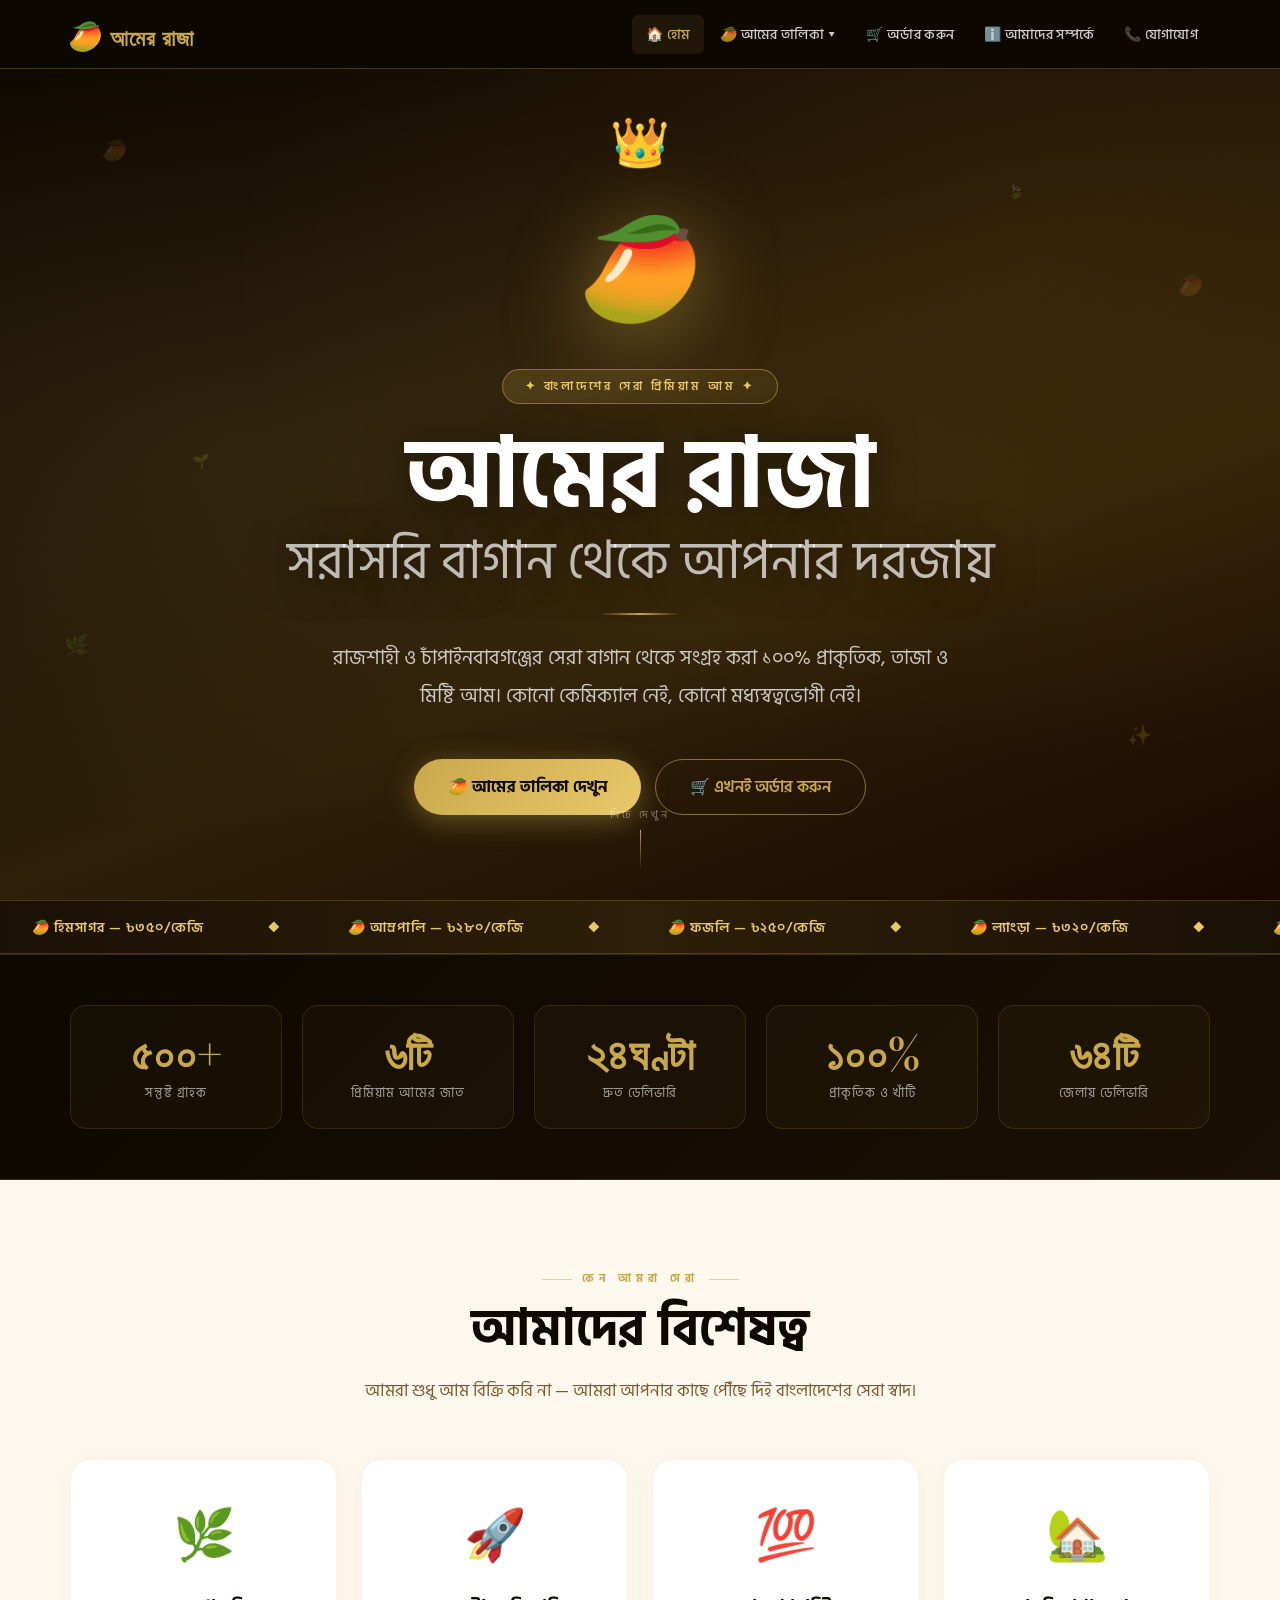
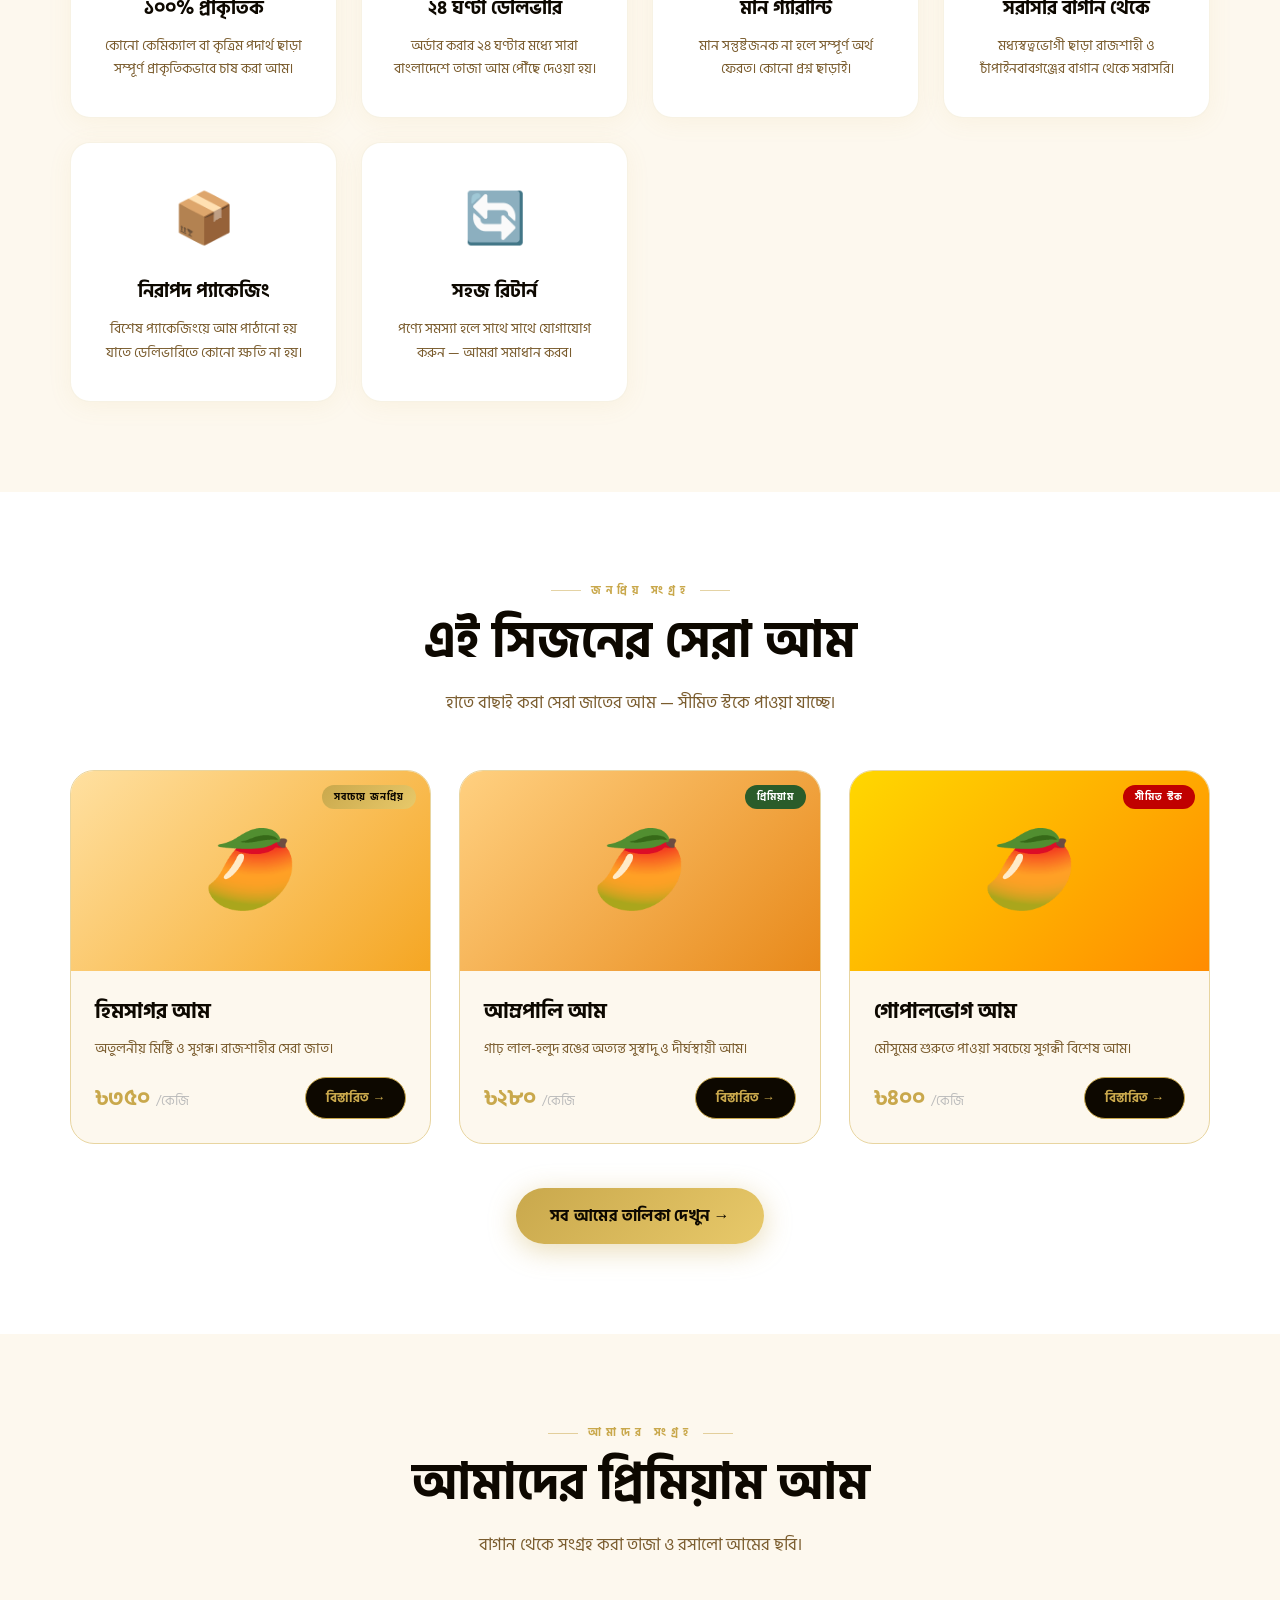
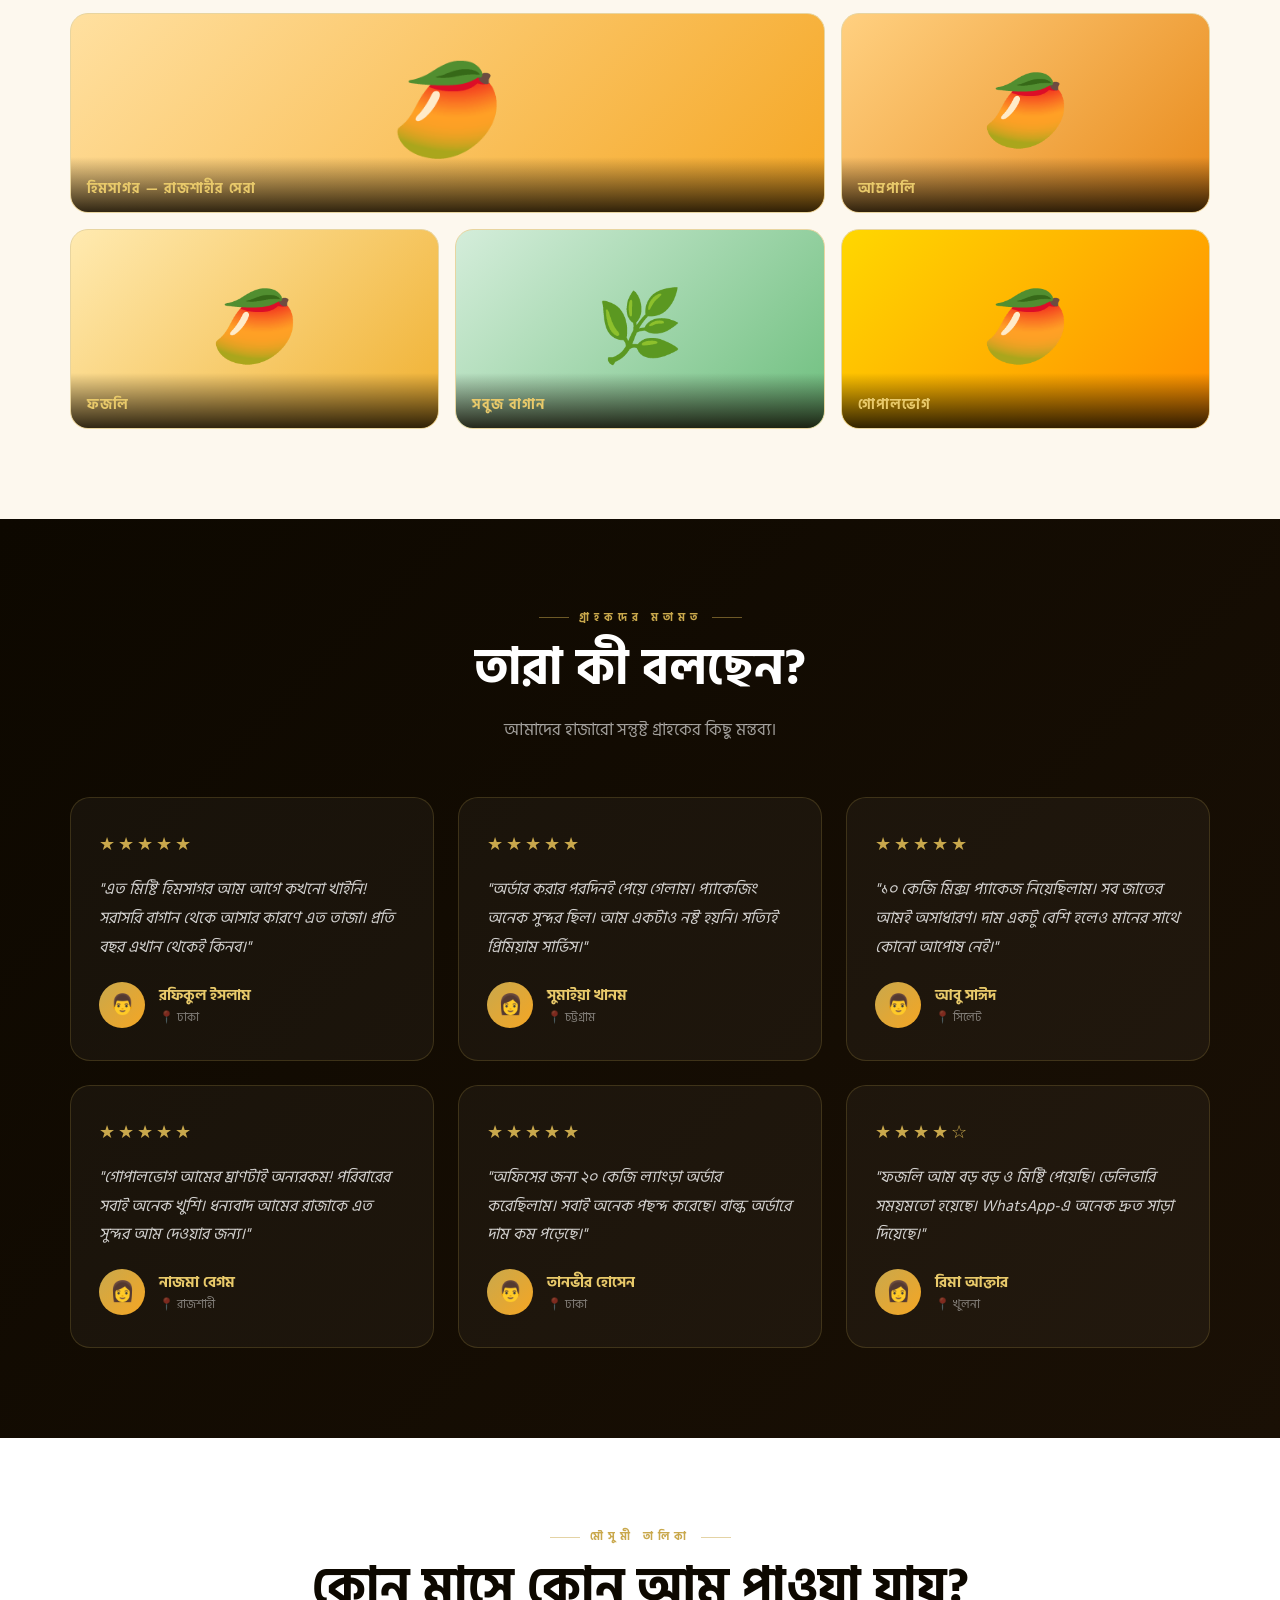
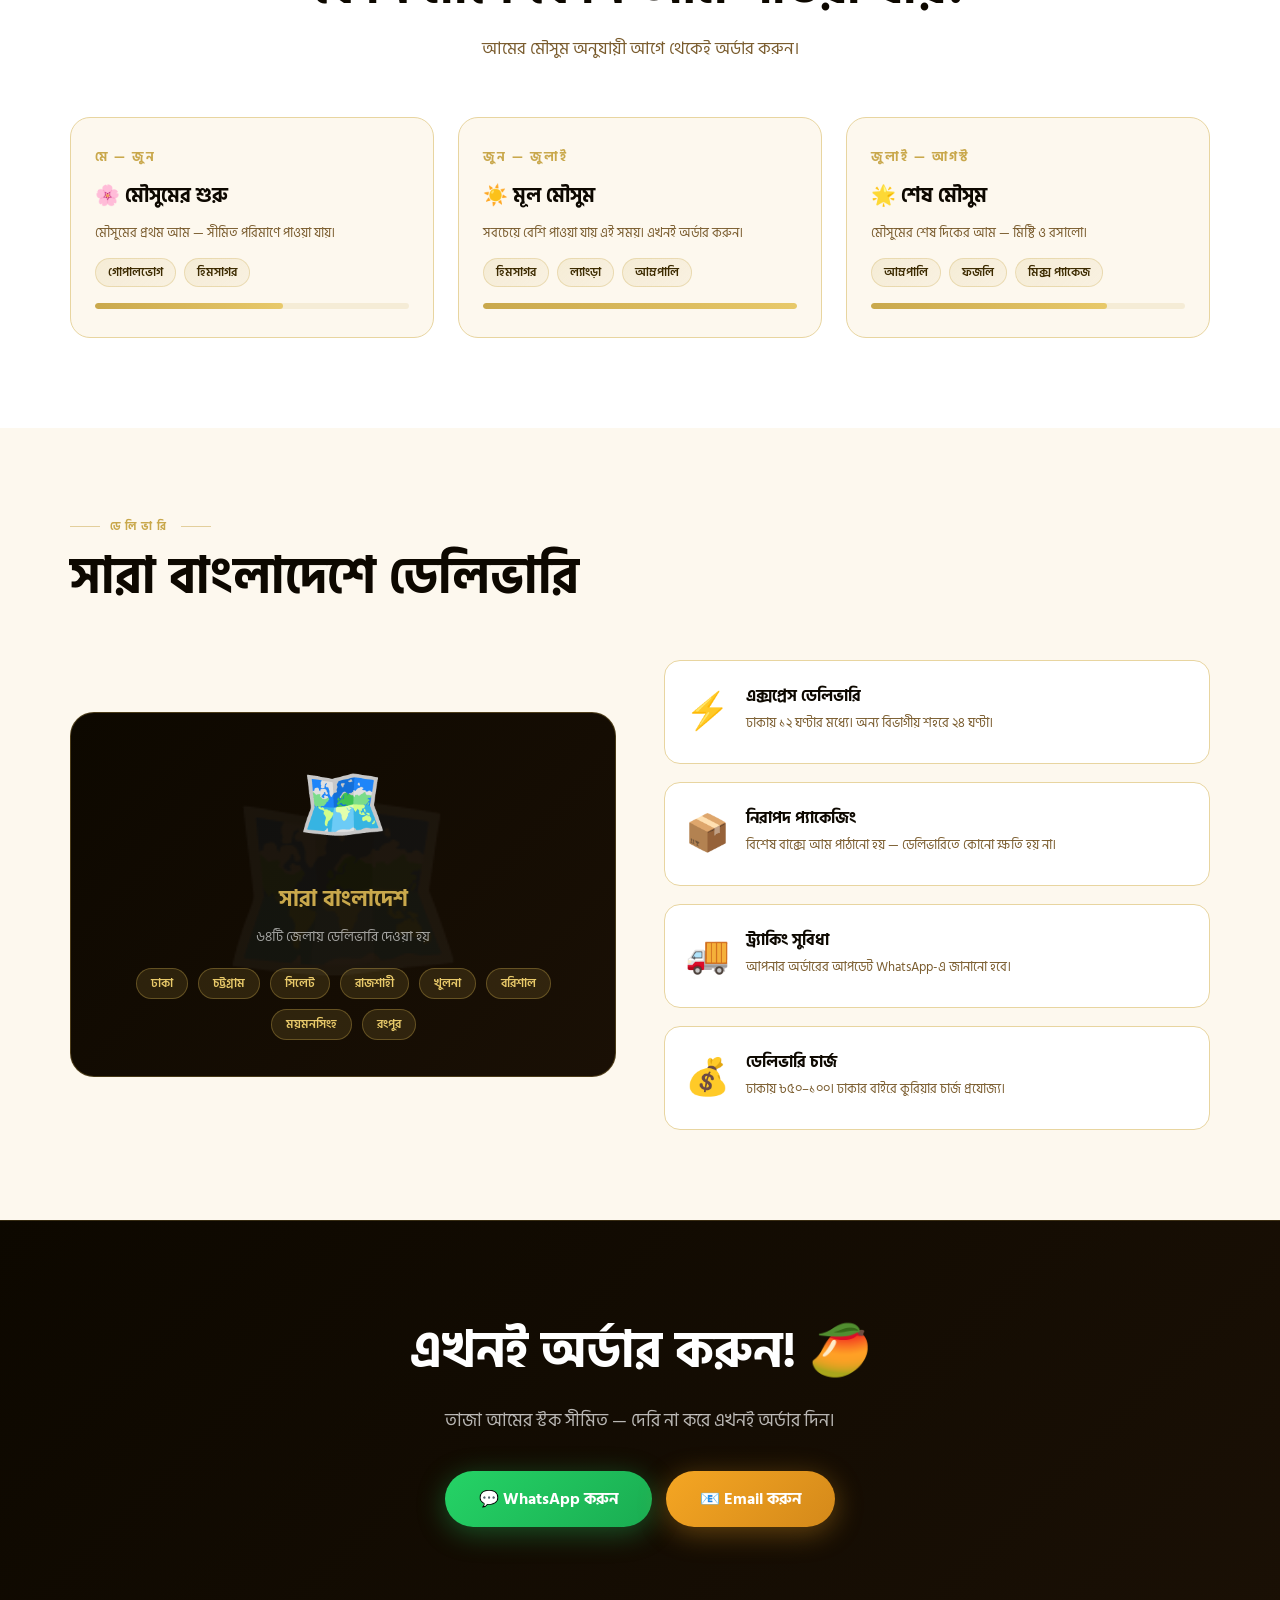
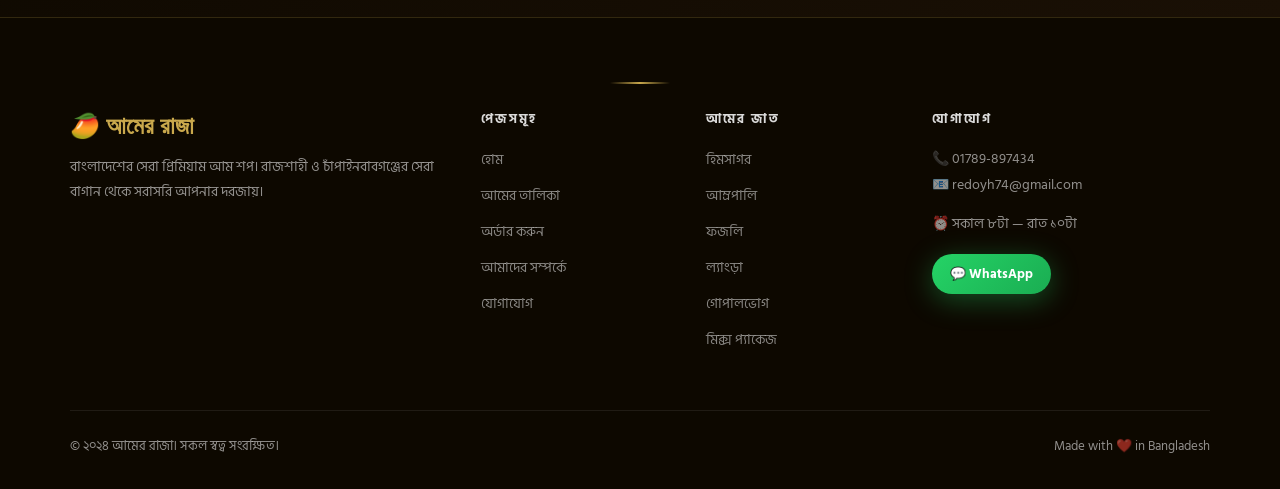
<file: index.html>
<!DOCTYPE html>
<html lang="bn">
<head>
  <meta charset="UTF-8"/>
  <meta name="viewport" content="width=device-width, initial-scale=1.0"/>
  <title>আমের রাজা — প্রিমিয়াম আম শপ</title>
  <link rel="stylesheet" href="style.css"/>
</head>
<body>

<nav class="navbar" id="navbar">
  <div class="nav-container">
    <a href="index.html" class="nav-logo"><span>🥭</span> আমের রাজা</a>
    <button class="hamburger" id="hamburger">&#9776;</button>
    <ul class="nav-links" id="navLinks">
      <li><a href="index.html" class="active">🏠 হোম</a></li>
      <li class="dropdown">
        <a href="mango-list.html">🥭 আমের তালিকা ▾</a>
        <ul class="dropdown-menu">
          <li><a href="mango-list.html#himsagar">হিমসাগর</a></li>
          <li><a href="mango-list.html#amrapali">আম্রপালি</a></li>
          <li><a href="mango-list.html#fazli">ফজলি</a></li>
          <li><a href="mango-list.html#langra">ল্যাংড়া</a></li>
          <li><a href="mango-list.html#gopalvog">গোপালভোগ</a></li>
          <li><a href="mango-list.html#mix">মিক্স প্যাকেজ</a></li>
        </ul>
      </li>
      <li><a href="order.html">🛒 অর্ডার করুন</a></li>
      <li><a href="about.html">ℹ️ আমাদের সম্পর্কে</a></li>
      <li><a href="contact.html">📞 যোগাযোগ</a></li>
    </ul>
  </div>
</nav>

<!-- HERO -->
<section class="hero">
  <div class="hero-bg"></div>
  <div class="hero-particles">
    <span>🥭</span><span>🌿</span><span>🥭</span>
    <span>✨</span><span>🌱</span><span>🍃</span>
  </div>
  <div class="hero-content">
    <span class="hero-crown">👑</span>
    <span class="hero-emoji-big">🥭</span>
    <div class="hero-badge">✦ বাংলাদেশের সেরা প্রিমিয়াম আম ✦</div>
    <h1>
      আমের রাজা
      <span class="line2">সরাসরি বাগান থেকে আপনার দরজায়</span>
    </h1>
    <div class="hero-divider"></div>
    <p>রাজশাহী ও চাঁপাইনবাবগঞ্জের সেরা বাগান থেকে সংগ্রহ করা ১০০% প্রাকৃতিক, তাজা ও মিষ্টি আম। কোনো কেমিক্যাল নেই, কোনো মধ্যস্বত্বভোগী নেই।</p>
    <div class="hero-btns">
      <a href="mango-list.html" class="btn-gold">🥭 আমের তালিকা দেখুন</a>
      <a href="order.html" class="btn-outline">🛒 এখনই অর্ডার করুন</a>
    </div>
  </div>
  <div class="hero-scroll">
    <span>নিচে দেখুন</span>
    <div class="hero-scroll-line"></div>
  </div>
</section>

<!-- MARQUEE -->
<div class="marquee-strip">
  <div class="marquee-inner">
    <span>🥭 হিমসাগর — ৳৩৫০/কেজি</span><span class="marquee-dot">◆</span>
    <span>🥭 আম্রপালি — ৳২৮০/কেজি</span><span class="marquee-dot">◆</span>
    <span>🥭 ফজলি — ৳২৫০/কেজি</span><span class="marquee-dot">◆</span>
    <span>🥭 ল্যাংড়া — ৳৩২০/কেজি</span><span class="marquee-dot">◆</span>
    <span>🥭 গোপালভোগ — ৳৪০০/কেজি</span><span class="marquee-dot">◆</span>
    <span>🥭 হিমসাগর — ৳৩৫০/কেজি</span><span class="marquee-dot">◆</span>
    <span>🥭 আম্রপালি — ৳২৮০/কেজি</span><span class="marquee-dot">◆</span>
    <span>🥭 ফজলি — ৳২৫০/কেজি</span><span class="marquee-dot">◆</span>
    <span>🥭 ল্যাংড়া — ৳৩২০/কেজি</span><span class="marquee-dot">◆</span>
    <span>🥭 গোপালভোগ — ৳৪০০/কেজি</span><span class="marquee-dot">◆</span>
  </div>
</div>

<!-- STATS -->
<div class="stats-section">
  <div class="container">
    <div class="stats-grid">
      <div class="stat-item reveal">
        <div class="stat-num">৫০০+</div>
        <div class="stat-label">সন্তুষ্ট গ্রাহক</div>
      </div>
      <div class="stat-item reveal">
        <div class="stat-num">৬টি</div>
        <div class="stat-label">প্রিমিয়াম আমের জাত</div>
      </div>
      <div class="stat-item reveal">
        <div class="stat-num">২৪ঘণ্টা</div>
        <div class="stat-label">দ্রুত ডেলিভারি</div>
      </div>
      <div class="stat-item reveal">
        <div class="stat-num">১০০%</div>
        <div class="stat-label">প্রাকৃতিক ও খাঁটি</div>
      </div>
      <div class="stat-item reveal">
        <div class="stat-num">৬৪টি</div>
        <div class="stat-label">জেলায় ডেলিভারি</div>
      </div>
    </div>
  </div>
</div>

<!-- WHY US -->
<section class="section why-section">
  <div class="container">
    <div class="section-center">
      <span class="section-label">কেন আমরা সেরা</span>
      <h2 class="section-title">আমাদের বিশেষত্ব</h2>
      <p class="section-sub">আমরা শুধু আম বিক্রি করি না — আমরা আপনার কাছে পৌঁছে দিই বাংলাদেশের সেরা স্বাদ।</p>
    </div>
    <div class="why-grid">
      <div class="why-card reveal">
        <span class="why-icon">🌿</span>
        <h3>১০০% প্রাকৃতিক</h3>
        <p>কোনো কেমিক্যাল বা কৃত্রিম পদার্থ ছাড়া সম্পূর্ণ প্রাকৃতিকভাবে চাষ করা আম।</p>
      </div>
      <div class="why-card reveal">
        <span class="why-icon">🚀</span>
        <h3>২৪ ঘণ্টা ডেলিভারি</h3>
        <p>অর্ডার করার ২৪ ঘণ্টার মধ্যে সারা বাংলাদেশে তাজা আম পৌঁছে দেওয়া হয়।</p>
      </div>
      <div class="why-card reveal">
        <span class="why-icon">💯</span>
        <h3>মান গ্যারান্টি</h3>
        <p>মান সন্তুষ্টজনক না হলে সম্পূর্ণ অর্থ ফেরত। কোনো প্রশ্ন ছাড়াই।</p>
      </div>
      <div class="why-card reveal">
        <span class="why-icon">🏡</span>
        <h3>সরাসরি বাগান থেকে</h3>
        <p>মধ্যস্বত্বভোগী ছাড়া রাজশাহী ও চাঁপাইনবাবগঞ্জের বাগান থেকে সরাসরি।</p>
      </div>
      <div class="why-card reveal">
        <span class="why-icon">📦</span>
        <h3>নিরাপদ প্যাকেজিং</h3>
        <p>বিশেষ প্যাকেজিংয়ে আম পাঠানো হয় যাতে ডেলিভারিতে কোনো ক্ষতি না হয়।</p>
      </div>
      <div class="why-card reveal">
        <span class="why-icon">🔄</span>
        <h3>সহজ রিটার্ন</h3>
        <p>পণ্যে সমস্যা হলে সাথে সাথে যোগাযোগ করুন — আমরা সমাধান করব।</p>
      </div>
    </div>
  </div>
</section>

<!-- FEATURED PRODUCTS -->
<section class="section products-section">
  <div class="container">
    <div class="section-center">
      <span class="section-label">জনপ্রিয় সংগ্রহ</span>
      <h2 class="section-title">এই সিজনের সেরা আম</h2>
      <p class="section-sub">হাতে বাছাই করা সেরা জাতের আম — সীমিত স্টকে পাওয়া যাচ্ছে।</p>
    </div>
    <div class="products-grid">
      <div class="product-card reveal">
        <div class="product-img" style="background:linear-gradient(135deg,#FFE0A0,#F5A623);">
          🥭 <span class="product-badge gold">সবচেয়ে জনপ্রিয়</span>
        </div>
        <div class="product-info">
          <h3>হিমসাগর আম</h3>
          <p>অতুলনীয় মিষ্টি ও সুগন্ধ। রাজশাহীর সেরা জাত।</p>
          <div class="product-footer">
            <div class="price">৳৩৫০ <small>/কেজি</small></div>
            <a href="mango-list.html#himsagar" class="order-btn">বিস্তারিত →</a>
          </div>
        </div>
      </div>
      <div class="product-card reveal">
        <div class="product-img" style="background:linear-gradient(135deg,#FFD080,#E8891A);">
          🥭 <span class="product-badge">প্রিমিয়াম</span>
        </div>
        <div class="product-info">
          <h3>আম্রপালি আম</h3>
          <p>গাঢ় লাল-হলুদ রঙের অত্যন্ত সুস্বাদু ও দীর্ঘস্থায়ী আম।</p>
          <div class="product-footer">
            <div class="price">৳২৮০ <small>/কেজি</small></div>
            <a href="mango-list.html#amrapali" class="order-btn">বিস্তারিত →</a>
          </div>
        </div>
      </div>
      <div class="product-card reveal">
        <div class="product-img" style="background:linear-gradient(135deg,#FFD700,#FF8C00);">
          🥭 <span class="product-badge" style="background:#C00000;">সীমিত স্টক</span>
        </div>
        <div class="product-info">
          <h3>গোপালভোগ আম</h3>
          <p>মৌসুমের শুরুতে পাওয়া সবচেয়ে সুগন্ধী বিশেষ আম।</p>
          <div class="product-footer">
            <div class="price">৳৪০০ <small>/কেজি</small></div>
            <a href="mango-list.html#gopalvog" class="order-btn">বিস্তারিত →</a>
          </div>
        </div>
      </div>
    </div>
    <div style="text-align:center;margin-top:44px;">
      <a href="mango-list.html" class="btn-gold">সব আমের তালিকা দেখুন →</a>
    </div>
  </div>
</section>

<!-- GALLERY -->
<section class="section gallery-section">
  <div class="container">
    <div class="section-center">
      <span class="section-label">আমাদের সংগ্রহ</span>
      <h2 class="section-title">আমাদের প্রিমিয়াম আম</h2>
      <p class="section-sub">বাগান থেকে সংগ্রহ করা তাজা ও রসালো আমের ছবি।</p>
    </div>
    <div class="gallery-grid">
      <div class="gallery-item large g1 reveal">
        🥭
        <div class="gallery-label">হিমসাগর — রাজশাহীর সেরা</div>
      </div>
      <div class="gallery-item g2 reveal">
        🥭
        <div class="gallery-label">আম্রপালি</div>
      </div>
      <div class="gallery-item g3 reveal">
        🥭
        <div class="gallery-label">ফজলি</div>
      </div>
      <div class="gallery-item g4 reveal">
        🌿
        <div class="gallery-label">সবুজ বাগান</div>
      </div>
      <div class="gallery-item g5 reveal">
        🥭
        <div class="gallery-label">গোপালভোগ</div>
      </div>
    </div>
  </div>
</section>

<!-- REVIEWS -->
<section class="section reviews-section">
  <div class="container">
    <div class="section-center">
      <span class="section-label" style="color:var(--gold);">গ্রাহকদের মতামত</span>
      <h2 class="section-title white">তারা কী বলছেন?</h2>
      <p class="section-sub" style="color:rgba(255,255,255,0.6);margin:0 auto;">আমাদের হাজারো সন্তুষ্ট গ্রাহকের কিছু মন্তব্য।</p>
    </div>
    <div class="reviews-grid">
      <div class="review-card reveal">
        <div class="review-stars">★★★★★</div>
        <p class="review-text">"এত মিষ্টি হিমসাগর আম আগে কখনো খাইনি! সরাসরি বাগান থেকে আসার কারণে এত তাজা। প্রতি বছর এখান থেকেই কিনব।"</p>
        <div class="review-author">
          <div class="review-avatar">👨</div>
          <div>
            <div class="review-name">রফিকুল ইসলাম</div>
            <div class="review-loc">📍 ঢাকা</div>
          </div>
        </div>
      </div>
      <div class="review-card reveal">
        <div class="review-stars">★★★★★</div>
        <p class="review-text">"অর্ডার করার পরদিনই পেয়ে গেলাম। প্যাকেজিং অনেক সুন্দর ছিল। আম একটাও নষ্ট হয়নি। সত্যিই প্রিমিয়াম সার্ভিস।"</p>
        <div class="review-author">
          <div class="review-avatar">👩</div>
          <div>
            <div class="review-name">সুমাইয়া খানম</div>
            <div class="review-loc">📍 চট্টগ্রাম</div>
          </div>
        </div>
      </div>
      <div class="review-card reveal">
        <div class="review-stars">★★★★★</div>
        <p class="review-text">"১০ কেজি মিক্স প্যাকেজ নিয়েছিলাম। সব জাতের আমই অসাধারণ। দাম একটু বেশি হলেও মানের সাথে কোনো আপোষ নেই।"</p>
        <div class="review-author">
          <div class="review-avatar">👨</div>
          <div>
            <div class="review-name">আবু সাঈদ</div>
            <div class="review-loc">📍 সিলেট</div>
          </div>
        </div>
      </div>
      <div class="review-card reveal">
        <div class="review-stars">★★★★★</div>
        <p class="review-text">"গোপালভোগ আমের ঘ্রাণটাই অন্যরকম! পরিবারের সবাই অনেক খুশি। ধন্যবাদ আমের রাজাকে এত সুন্দর আম দেওয়ার জন্য।"</p>
        <div class="review-author">
          <div class="review-avatar">👩</div>
          <div>
            <div class="review-name">নাজমা বেগম</div>
            <div class="review-loc">📍 রাজশাহী</div>
          </div>
        </div>
      </div>
      <div class="review-card reveal">
        <div class="review-stars">★★★★★</div>
        <p class="review-text">"অফিসের জন্য ২০ কেজি ল্যাংড়া অর্ডার করেছিলাম। সবাই অনেক পছন্দ করেছে। বাল্ক অর্ডারে দাম কম পড়েছে।"</p>
        <div class="review-author">
          <div class="review-avatar">👨</div>
          <div>
            <div class="review-name">তানভীর হোসেন</div>
            <div class="review-loc">📍 ঢাকা</div>
          </div>
        </div>
      </div>
      <div class="review-card reveal">
        <div class="review-stars">★★★★☆</div>
        <p class="review-text">"ফজলি আম বড় বড় ও মিষ্টি পেয়েছি। ডেলিভারি সময়মতো হয়েছে। WhatsApp-এ অনেক দ্রুত সাড়া দিয়েছে।"</p>
        <div class="review-author">
          <div class="review-avatar">👩</div>
          <div>
            <div class="review-name">রিমা আক্তার</div>
            <div class="review-loc">📍 খুলনা</div>
          </div>
        </div>
      </div>
    </div>
  </div>
</section>

<!-- SEASONAL CALENDAR -->
<section class="section calendar-section">
  <div class="container">
    <div class="section-center">
      <span class="section-label">মৌসুমী তালিকা</span>
      <h2 class="section-title">কোন মাসে কোন আম পাওয়া যায়?</h2>
      <p class="section-sub">আমের মৌসুম অনুযায়ী আগে থেকেই অর্ডার করুন।</p>
    </div>
    <div class="season-grid">
      <div class="season-card reveal">
        <div class="season-month">মে — জুন</div>
        <h3>🌸 মৌসুমের শুরু</h3>
        <p style="font-size:13px;color:var(--text-light);">মৌসুমের প্রথম আম — সীমিত পরিমাণে পাওয়া যায়।</p>
        <div class="season-mangos">
          <span class="season-tag">গোপালভোগ</span>
          <span class="season-tag">হিমসাগর</span>
        </div>
        <div class="avail-bar"><div class="avail-fill" style="width:60%"></div></div>
      </div>
      <div class="season-card reveal">
        <div class="season-month">জুন — জুলাই</div>
        <h3>☀️ মূল মৌসুম</h3>
        <p style="font-size:13px;color:var(--text-light);">সবচেয়ে বেশি পাওয়া যায় এই সময়। এখনই অর্ডার করুন।</p>
        <div class="season-mangos">
          <span class="season-tag">হিমসাগর</span>
          <span class="season-tag">ল্যাংড়া</span>
          <span class="season-tag">আম্রপালি</span>
        </div>
        <div class="avail-bar"><div class="avail-fill" style="width:100%"></div></div>
      </div>
      <div class="season-card reveal">
        <div class="season-month">জুলাই — আগস্ট</div>
        <h3>🌟 শেষ মৌসুম</h3>
        <p style="font-size:13px;color:var(--text-light);">মৌসুমের শেষ দিকের আম — মিষ্টি ও রসালো।</p>
        <div class="season-mangos">
          <span class="season-tag">আম্রপালি</span>
          <span class="season-tag">ফজলি</span>
          <span class="season-tag">মিক্স প্যাকেজ</span>
        </div>
        <div class="avail-bar"><div class="avail-fill" style="width:75%"></div></div>
      </div>
    </div>
  </div>
</section>

<!-- DELIVERY -->
<section class="section delivery-section">
  <div class="container">
    <span class="section-label">ডেলিভারি</span>
    <h2 class="section-title">সারা বাংলাদেশে ডেলিভারি</h2>
    <div class="delivery-content">
      <div class="delivery-map reveal">
        <div class="map-emoji">🗺️</div>
        <div class="map-title">সারা বাংলাদেশ</div>
        <div class="map-sub">৬৪টি জেলায় ডেলিভারি দেওয়া হয়</div>
        <div class="map-dots">
          <span class="map-dot">ঢাকা</span>
          <span class="map-dot">চট্টগ্রাম</span>
          <span class="map-dot">সিলেট</span>
          <span class="map-dot">রাজশাহী</span>
          <span class="map-dot">খুলনা</span>
          <span class="map-dot">বরিশাল</span>
          <span class="map-dot">ময়মনসিংহ</span>
          <span class="map-dot">রংপুর</span>
        </div>
      </div>
      <div class="delivery-info">
        <div class="delivery-item reveal">
          <div class="d-icon">⚡</div>
          <div class="d-info">
            <h4>এক্সপ্রেস ডেলিভারি</h4>
            <p>ঢাকায় ১২ ঘণ্টার মধ্যে। অন্য বিভাগীয় শহরে ২৪ ঘণ্টা।</p>
          </div>
        </div>
        <div class="delivery-item reveal">
          <div class="d-icon">📦</div>
          <div class="d-info">
            <h4>নিরাপদ প্যাকেজিং</h4>
            <p>বিশেষ বাক্সে আম পাঠানো হয় — ডেলিভারিতে কোনো ক্ষতি হয় না।</p>
          </div>
        </div>
        <div class="delivery-item reveal">
          <div class="d-icon">🚚</div>
          <div class="d-info">
            <h4>ট্র্যাকিং সুবিধা</h4>
            <p>আপনার অর্ডারের আপডেট WhatsApp-এ জানানো হবে।</p>
          </div>
        </div>
        <div class="delivery-item reveal">
          <div class="d-icon">💰</div>
          <div class="d-info">
            <h4>ডেলিভারি চার্জ</h4>
            <p>ঢাকায় ৳৫০–১০০। ঢাকার বাইরে কুরিয়ার চার্জ প্রযোজ্য।</p>
          </div>
        </div>
      </div>
    </div>
  </div>
</section>

<!-- CTA -->
<section class="cta-section">
  <div class="container">
    <h2>এখনই অর্ডার করুন! 🥭</h2>
    <p>তাজা আমের স্টক সীমিত — দেরি না করে এখনই অর্ডার দিন।</p>
    <div class="hero-btns" style="justify-content:center;">
      <a href="https://wa.me/8801789897434?text=আমি আম অর্ডার করতে চাই" class="btn-whatsapp" target="_blank">💬 WhatsApp করুন</a>
      <a href="mailto:redoyh74@gmail.com?subject=আম অর্ডার" class="btn-email">📧 Email করুন</a>
    </div>
  </div>
</section>

<footer class="footer">
  <div class="container">
    <div class="footer-gold-line"></div>
    <div class="footer-grid">
      <div>
        <div class="footer-logo">🥭 আমের রাজা</div>
        <p>বাংলাদেশের সেরা প্রিমিয়াম আম শপ। রাজশাহী ও চাঁপাইনবাবগঞ্জের সেরা বাগান থেকে সরাসরি আপনার দরজায়।</p>
      </div>
      <div>
        <h4>পেজসমূহ</h4>
        <ul>
          <li><a href="index.html">হোম</a></li>
          <li><a href="mango-list.html">আমের তালিকা</a></li>
          <li><a href="order.html">অর্ডার করুন</a></li>
          <li><a href="about.html">আমাদের সম্পর্কে</a></li>
          <li><a href="contact.html">যোগাযোগ</a></li>
        </ul>
      </div>
      <div>
        <h4>আমের জাত</h4>
        <ul>
          <li><a href="mango-list.html#himsagar">হিমসাগর</a></li>
          <li><a href="mango-list.html#amrapali">আম্রপালি</a></li>
          <li><a href="mango-list.html#fazli">ফজলি</a></li>
          <li><a href="mango-list.html#langra">ল্যাংড়া</a></li>
          <li><a href="mango-list.html#gopalvog">গোপালভোগ</a></li>
          <li><a href="mango-list.html#mix">মিক্স প্যাকেজ</a></li>
        </ul>
      </div>
      <div class="footer-contact">
        <h4>যোগাযোগ</h4>
        <p>📞 01789-897434</p>
        <p>📧 redoyh74@gmail.com</p>
        <p style="margin-top:12px;">⏰ সকাল ৮টা — রাত ১০টা</p>
        <div style="margin-top:16px;">
          <a href="https://wa.me/8801789897434" target="_blank" class="btn-whatsapp" style="font-size:13px;padding:9px 18px;">💬 WhatsApp</a>
        </div>
      </div>
    </div>
    <div class="footer-bottom">
      <span>© ২০২৪ আমের রাজা। সকল স্বত্ব সংরক্ষিত।</span>
      <span>Made with ❤️ in Bangladesh</span>
    </div>
  </div>
</footer>

<script src="script.js"></script>
</body>
</html>
</file>
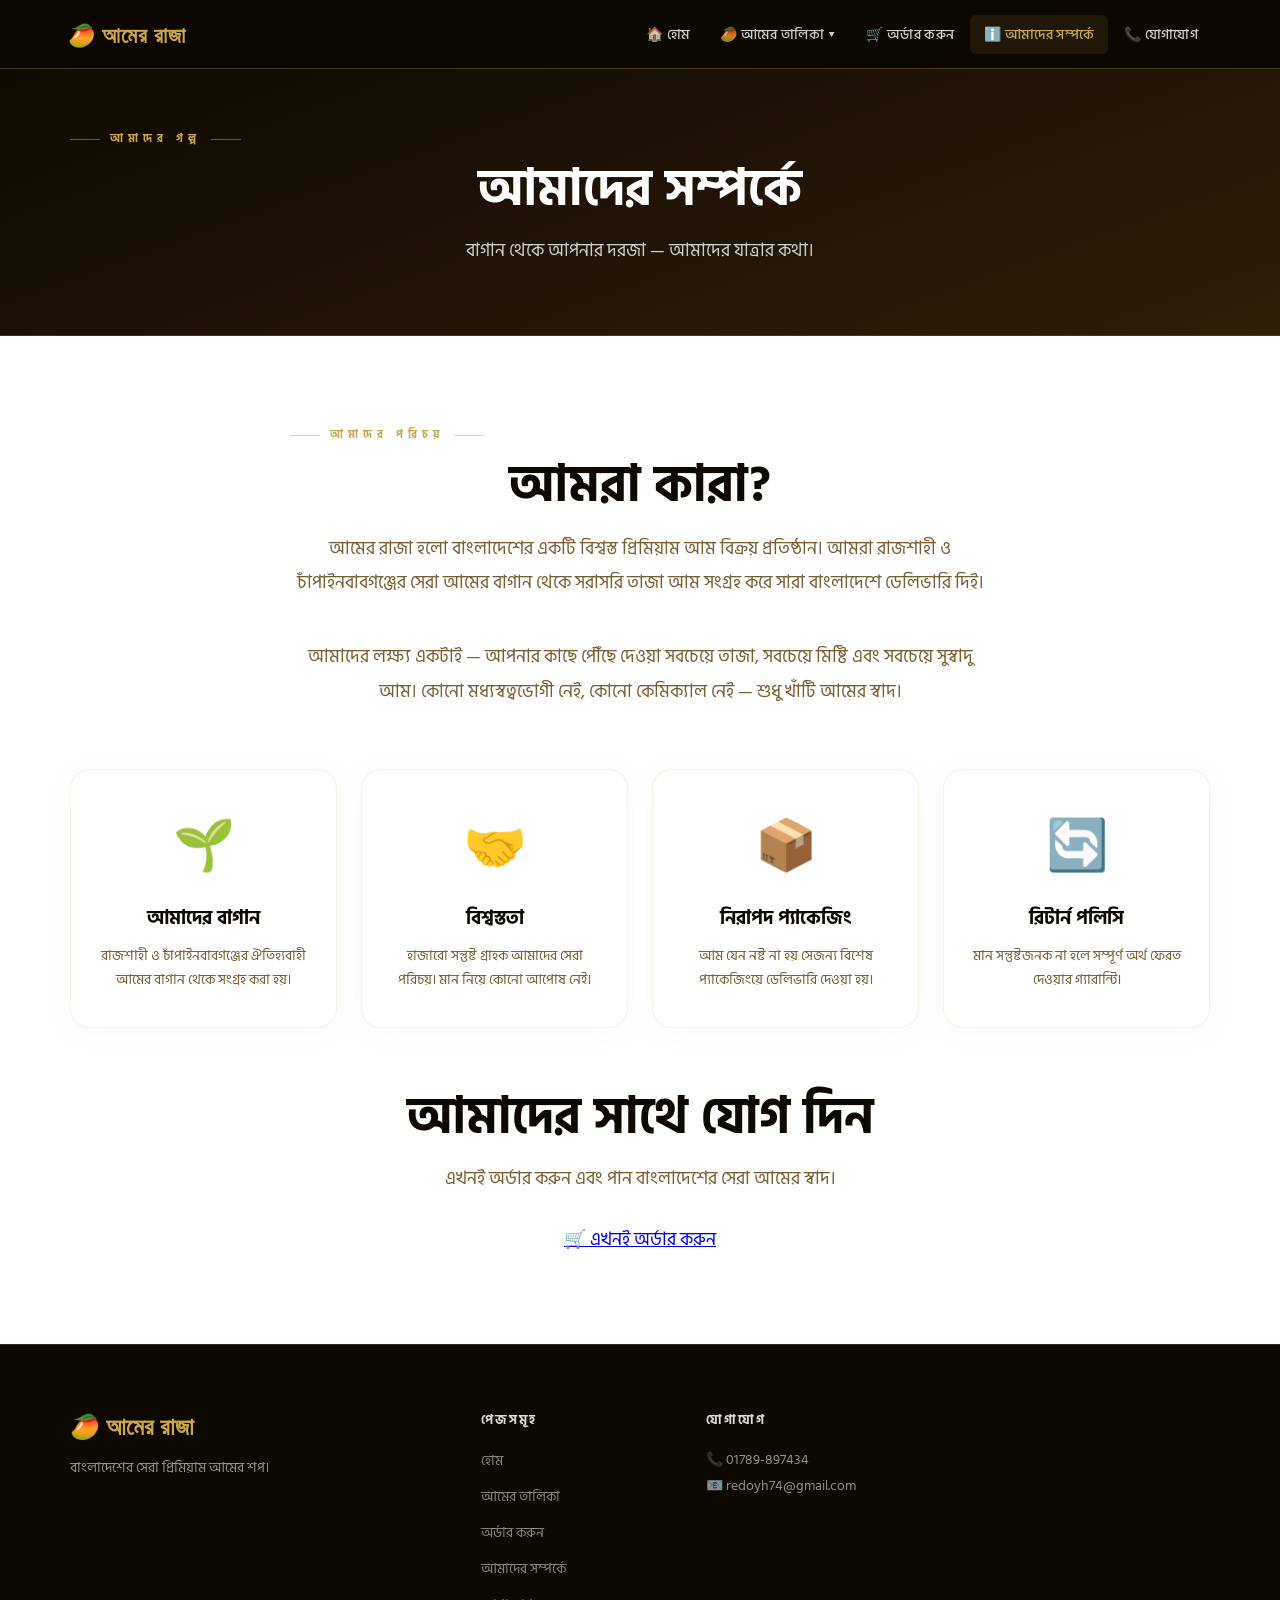
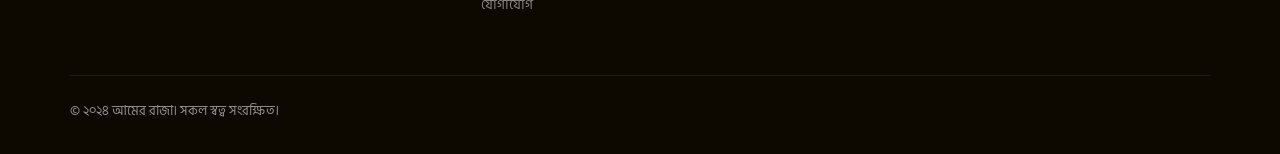
<file: about.html>
<!DOCTYPE html>
<html lang="bn">
<head>
  <meta charset="UTF-8"/>
  <meta name="viewport" content="width=device-width, initial-scale=1.0"/>
  <title>আমাদের সম্পর্কে — আমের রাজা</title>
  <link href="https://fonts.googleapis.com/css2?family=Hind+Siliguri:wght@300;400;500;600;700&display=swap" rel="stylesheet"/>
  <link rel="stylesheet" href="style.css"/>
</head>
<body>
<nav class="navbar" id="navbar">
  <div class="nav-container">
    <a href="index.html" class="nav-logo">🥭 আমের রাজা</a>
    <button class="hamburger" id="hamburger">&#9776;</button>
    <ul class="nav-links" id="navLinks">
      <li><a href="index.html">🏠 হোম</a></li>
      <li class="dropdown">
        <a href="mango-list.html">🥭 আমের তালিকা ▾</a>
        <ul class="dropdown-menu">
          <li><a href="mango-list.html#himsagar">হিমসাগর</a></li>
          <li><a href="mango-list.html#amrapali">আম্রপালি</a></li>
          <li><a href="mango-list.html#fazli">ফজলি</a></li>
          <li><a href="mango-list.html#langra">ল্যাংড়া</a></li>
          <li><a href="mango-list.html#gopalvog">গোপালভোগ</a></li>
          <li><a href="mango-list.html#mix">মিক্স প্যাকেজ</a></li>
        </ul>
      </li>
      <li><a href="order.html">🛒 অর্ডার করুন</a></li>
      <li><a href="about.html" class="active">ℹ️ আমাদের সম্পর্কে</a></li>
      <li><a href="contact.html">📞 যোগাযোগ</a></li>
    </ul>
  </div>
</nav>

<div class="page-header">
  <div class="container">
    <span class="section-label">আমাদের গল্প</span>
    <h1 class="section-title" style="color:#fff;">আমাদের সম্পর্কে</h1>
    <p style="color:rgba(255,255,255,0.8);font-size:18px;">বাগান থেকে আপনার দরজা — আমাদের যাত্রার কথা।</p>
  </div>
</div>

<section class="section" style="background:#fff;">
  <div class="container">
    <div style="max-width:700px;margin:0 auto;text-align:center;">
      <span class="section-label">আমাদের পরিচয়</span>
      <h2 class="section-title">আমরা কারা?</h2>
      <p style="font-size:18px;color:#7A5C2E;line-height:1.9;margin-bottom:40px;">
        আমের রাজা হলো বাংলাদেশের একটি বিশ্বস্ত প্রিমিয়াম আম বিক্রয় প্রতিষ্ঠান। আমরা রাজশাহী ও চাঁপাইনবাবগঞ্জের সেরা আমের বাগান থেকে সরাসরি তাজা আম সংগ্রহ করে সারা বাংলাদেশে ডেলিভারি দিই।
      </p>
      <p style="font-size:18px;color:#7A5C2E;line-height:1.9;">
        আমাদের লক্ষ্য একটাই — আপনার কাছে পৌঁছে দেওয়া সবচেয়ে তাজা, সবচেয়ে মিষ্টি এবং সবচেয়ে সুস্বাদু আম। কোনো মধ্যস্বত্বভোগী নেই, কোনো কেমিক্যাল নেই — শুধু খাঁটি আমের স্বাদ।
      </p>
    </div>

    <div class="why-grid" style="margin-top:60px;">
      <div class="why-card">
        <span class="why-icon">🌱</span>
        <h3>আমাদের বাগান</h3>
        <p>রাজশাহী ও চাঁপাইনবাবগঞ্জের ঐতিহ্যবাহী আমের বাগান থেকে সংগ্রহ করা হয়।</p>
      </div>
      <div class="why-card">
        <span class="why-icon">🤝</span>
        <h3>বিশ্বস্ততা</h3>
        <p>হাজারো সন্তুষ্ট গ্রাহক আমাদের সেরা পরিচয়। মান নিয়ে কোনো আপোষ নেই।</p>
      </div>
      <div class="why-card">
        <span class="why-icon">📦</span>
        <h3>নিরাপদ প্যাকেজিং</h3>
        <p>আম যেন নষ্ট না হয় সেজন্য বিশেষ প্যাকেজিংয়ে ডেলিভারি দেওয়া হয়।</p>
      </div>
      <div class="why-card">
        <span class="why-icon">🔄</span>
        <h3>রিটার্ন পলিসি</h3>
        <p>মান সন্তুষ্টজনক না হলে সম্পূর্ণ অর্থ ফেরত দেওয়ার গ্যারান্টি।</p>
      </div>
    </div>

    <div style="text-align:center;margin-top:60px;">
      <h2 class="section-title">আমাদের সাথে যোগ দিন</h2>
      <p style="font-size:18px;color:#7A5C2E;margin-bottom:32px;">এখনই অর্ডার করুন এবং পান বাংলাদেশের সেরা আমের স্বাদ।</p>
      <a href="order.html" class="btn-primary" style="font-size:18px;padding:18px 40px;">🛒 এখনই অর্ডার করুন</a>
    </div>
  </div>
</section>

<footer class="footer">
  <div class="container">
    <div class="footer-grid">
      <div><div class="footer-logo">🥭 আমের রাজা</div><p>বাংলাদেশের সেরা প্রিমিয়াম আমের শপ।</p></div>
      <div><h4>পেজসমূহ</h4><ul><li><a href="index.html">হোম</a></li><li><a href="mango-list.html">আমের তালিকা</a></li><li><a href="order.html">অর্ডার করুন</a></li><li><a href="about.html">আমাদের সম্পর্কে</a></li><li><a href="contact.html">যোগাযোগ</a></li></ul></div>
      <div><h4>যোগাযোগ</h4><p>📞 01789-897434</p><p>📧 redoyh74@gmail.com</p></div>
    </div>
    <div class="footer-bottom">© ২০২৪ আমের রাজা। সকল স্বত্ব সংরক্ষিত।</div>
  </div>
</footer>
<script src="script.js"></script>
</body>
</html>
</file>
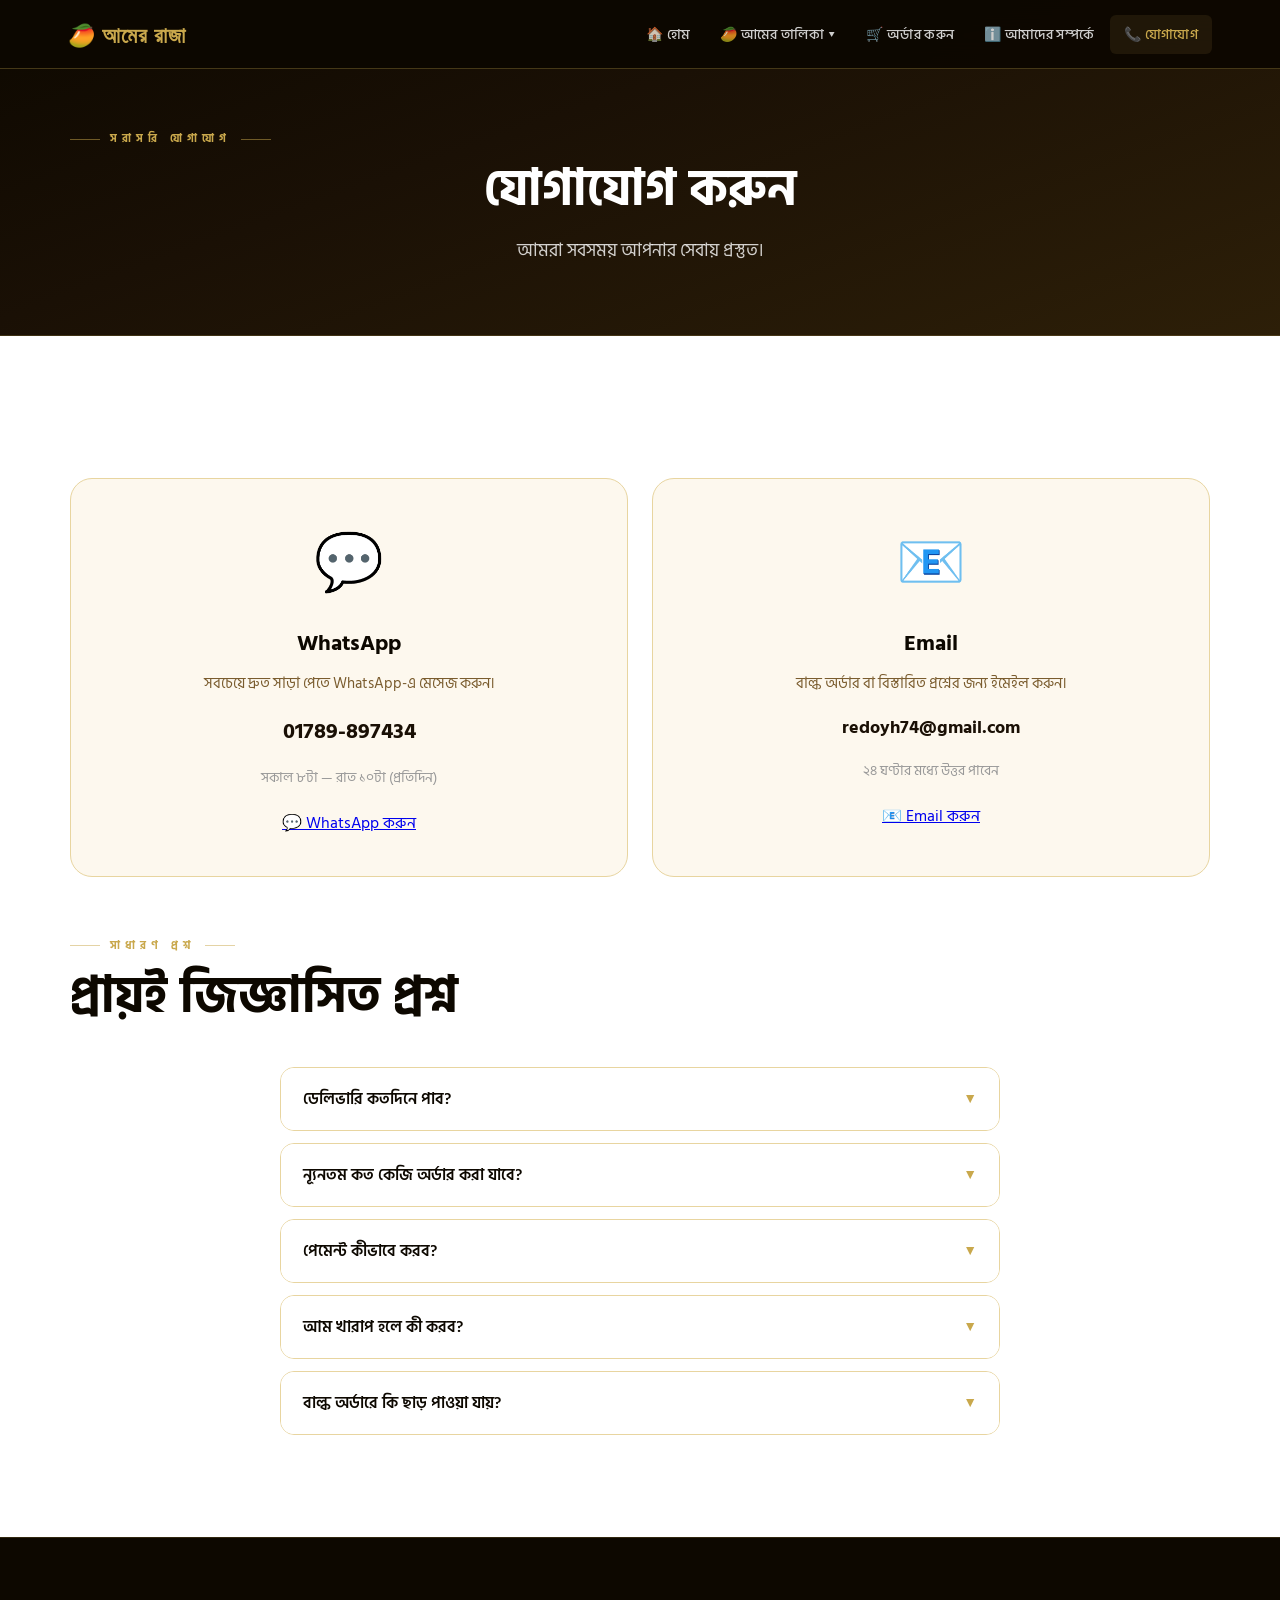
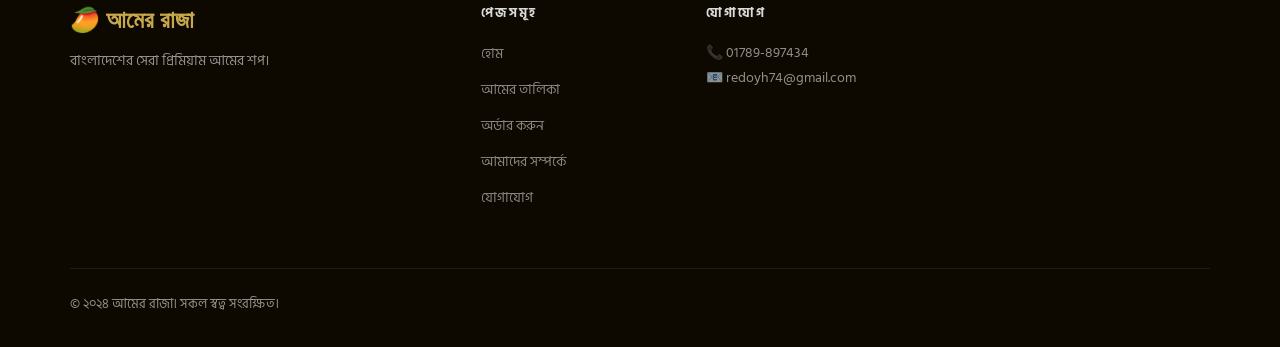
<file: contact.html>
<!DOCTYPE html>
<html lang="bn">
<head>
  <meta charset="UTF-8"/>
  <meta name="viewport" content="width=device-width, initial-scale=1.0"/>
  <title>যোগাযোগ — আমের রাজা</title>
  <link href="https://fonts.googleapis.com/css2?family=Hind+Siliguri:wght@300;400;500;600;700&display=swap" rel="stylesheet"/>
  <link rel="stylesheet" href="style.css"/>
</head>
<body>
<nav class="navbar" id="navbar">
  <div class="nav-container">
    <a href="index.html" class="nav-logo">🥭 আমের রাজা</a>
    <button class="hamburger" id="hamburger">&#9776;</button>
    <ul class="nav-links" id="navLinks">
      <li><a href="index.html">🏠 হোম</a></li>
      <li class="dropdown">
        <a href="mango-list.html">🥭 আমের তালিকা ▾</a>
        <ul class="dropdown-menu">
          <li><a href="mango-list.html#himsagar">হিমসাগর</a></li>
          <li><a href="mango-list.html#amrapali">আম্রপালি</a></li>
          <li><a href="mango-list.html#fazli">ফজলি</a></li>
          <li><a href="mango-list.html#langra">ল্যাংড়া</a></li>
          <li><a href="mango-list.html#gopalvog">গোপালভোগ</a></li>
          <li><a href="mango-list.html#mix">মিক্স প্যাকেজ</a></li>
        </ul>
      </li>
      <li><a href="order.html">🛒 অর্ডার করুন</a></li>
      <li><a href="about.html">ℹ️ আমাদের সম্পর্কে</a></li>
      <li><a href="contact.html" class="active">📞 যোগাযোগ</a></li>
    </ul>
  </div>
</nav>

<div class="page-header">
  <div class="container">
    <span class="section-label">সরাসরি যোগাযোগ</span>
    <h1 class="section-title" style="color:#fff;">যোগাযোগ করুন</h1>
    <p style="color:rgba(255,255,255,0.8);font-size:18px;">আমরা সবসময় আপনার সেবায় প্রস্তুত।</p>
  </div>
</div>

<section class="section" style="background:#fff;">
  <div class="container">
    <div class="contact-grid">
      <div class="contact-card">
        <span class="contact-icon">💬</span>
        <h3>WhatsApp</h3>
        <p>সবচেয়ে দ্রুত সাড়া পেতে WhatsApp-এ মেসেজ করুন।</p>
        <p style="font-size:22px;font-weight:700;color:#1A1005;margin:16px 0;">01789-897434</p>
        <p style="font-size:14px;color:#999;margin-bottom:20px;">সকাল ৮টা — রাত ১০টা (প্রতিদিন)</p>
        <a href="https://wa.me/8801789897434?text=আমি আম অর্ডার করতে চাই" class="contact-btn whatsapp-btn" target="_blank">💬 WhatsApp করুন</a>
      </div>
      <div class="contact-card">
        <span class="contact-icon">📧</span>
        <h3>Email</h3>
        <p>বাল্ক অর্ডার বা বিস্তারিত প্রশ্নের জন্য ইমেইল করুন।</p>
        <p style="font-size:18px;font-weight:700;color:#1A1005;margin:16px 0;">redoyh74@gmail.com</p>
        <p style="font-size:14px;color:#999;margin-bottom:20px;">২৪ ঘণ্টার মধ্যে উত্তর পাবেন</p>
        <a href="mailto:redoyh74@gmail.com?subject=আম অর্ডার&body=আমি আম অর্ডার করতে চাই।%0A%0Aআমের জাত:%0Aপরিমাণ (কেজি):%0Aঠিকানা:%0Aফোন নম্বর:" class="contact-btn email-btn">📧 Email করুন</a>
      </div>
    </div>

    <!-- FAQ -->
    <div style="margin-top:60px;">
      <span class="section-label">সাধারণ প্রশ্ন</span>
      <h2 class="section-title">প্রায়ই জিজ্ঞাসিত প্রশ্ন</h2>
      <div class="faq-list">
        <div class="faq-item">
          <div class="faq-q" onclick="toggleFaq(this)">
            <span>ডেলিভারি কতদিনে পাব?</span><span class="faq-arrow">▼</span>
          </div>
          <div class="faq-a">অর্ডার ও পেমেন্ট নিশ্চিত হওয়ার পর ২৪ ঘণ্টার মধ্যে সারা বাংলাদেশে ডেলিভারি দেওয়া হয়। ঢাকার বাইরে ১–২ দিন লাগতে পারে।</div>
        </div>
        <div class="faq-item">
          <div class="faq-q" onclick="toggleFaq(this)">
            <span>ন্যূনতম কত কেজি অর্ডার করা যাবে?</span><span class="faq-arrow">▼</span>
          </div>
          <div class="faq-a">ন্যূনতম ২ কেজি থেকে অর্ডার করা যাবে। মিক্স প্যাকেজের ক্ষেত্রে ন্যূনতম ৫ কেজি।</div>
        </div>
        <div class="faq-item">
          <div class="faq-q" onclick="toggleFaq(this)">
            <span>পেমেন্ট কীভাবে করব?</span><span class="faq-arrow">▼</span>
          </div>
          <div class="faq-a">bKash, Nagad, ব্যাংক ট্রান্সফার বা ঢাকার মধ্যে ক্যাশ অন ডেলিভারিতে পেমেন্ট করা যাবে।</div>
        </div>
        <div class="faq-item">
          <div class="faq-q" onclick="toggleFaq(this)">
            <span>আম খারাপ হলে কী করব?</span><span class="faq-arrow">▼</span>
          </div>
          <div class="faq-a">ডেলিভারির সময় আম খারাপ বা মান সন্তুষ্টজনক না হলে আমাদের WhatsApp করুন। সম্পূর্ণ অর্থ ফেরত বা পুনরায় ডেলিভারির ব্যবস্থা করা হবে।</div>
        </div>
        <div class="faq-item">
          <div class="faq-q" onclick="toggleFaq(this)">
            <span>বাল্ক অর্ডারে কি ছাড় পাওয়া যায়?</span><span class="faq-arrow">▼</span>
          </div>
          <div class="faq-a">হ্যাঁ! ৫ কেজি বা তার বেশি অর্ডারে বিশেষ ছাড় পাওয়া যায়। বিস্তারিত জানতে আমাদের অর্ডার পেজ দেখুন বা WhatsApp করুন।</div>
        </div>
      </div>
    </div>
  </div>
</section>

<footer class="footer">
  <div class="container">
    <div class="footer-grid">
      <div><div class="footer-logo">🥭 আমের রাজা</div><p>বাংলাদেশের সেরা প্রিমিয়াম আমের শপ।</p></div>
      <div><h4>পেজসমূহ</h4><ul><li><a href="index.html">হোম</a></li><li><a href="mango-list.html">আমের তালিকা</a></li><li><a href="order.html">অর্ডার করুন</a></li><li><a href="about.html">আমাদের সম্পর্কে</a></li><li><a href="contact.html">যোগাযোগ</a></li></ul></div>
      <div><h4>যোগাযোগ</h4><p>📞 01789-897434</p><p>📧 redoyh74@gmail.com</p></div>
    </div>
    <div class="footer-bottom">© ২০২৪ আমের রাজা। সকল স্বত্ব সংরক্ষিত।</div>
  </div>
</footer>

<script src="script.js"></script>
<script>
function toggleFaq(el) {
  const answer = el.nextElementSibling;
  const arrow = el.querySelector('.faq-arrow');
  const isOpen = answer.style.display === 'block';
  document.querySelectorAll('.faq-a').forEach(a => a.style.display = 'none');
  document.querySelectorAll('.faq-arrow').forEach(a => a.textContent = '▼');
  if (!isOpen) { answer.style.display = 'block'; arrow.textContent = '▲'; }
}
</script>
</body>
</html>
</file>
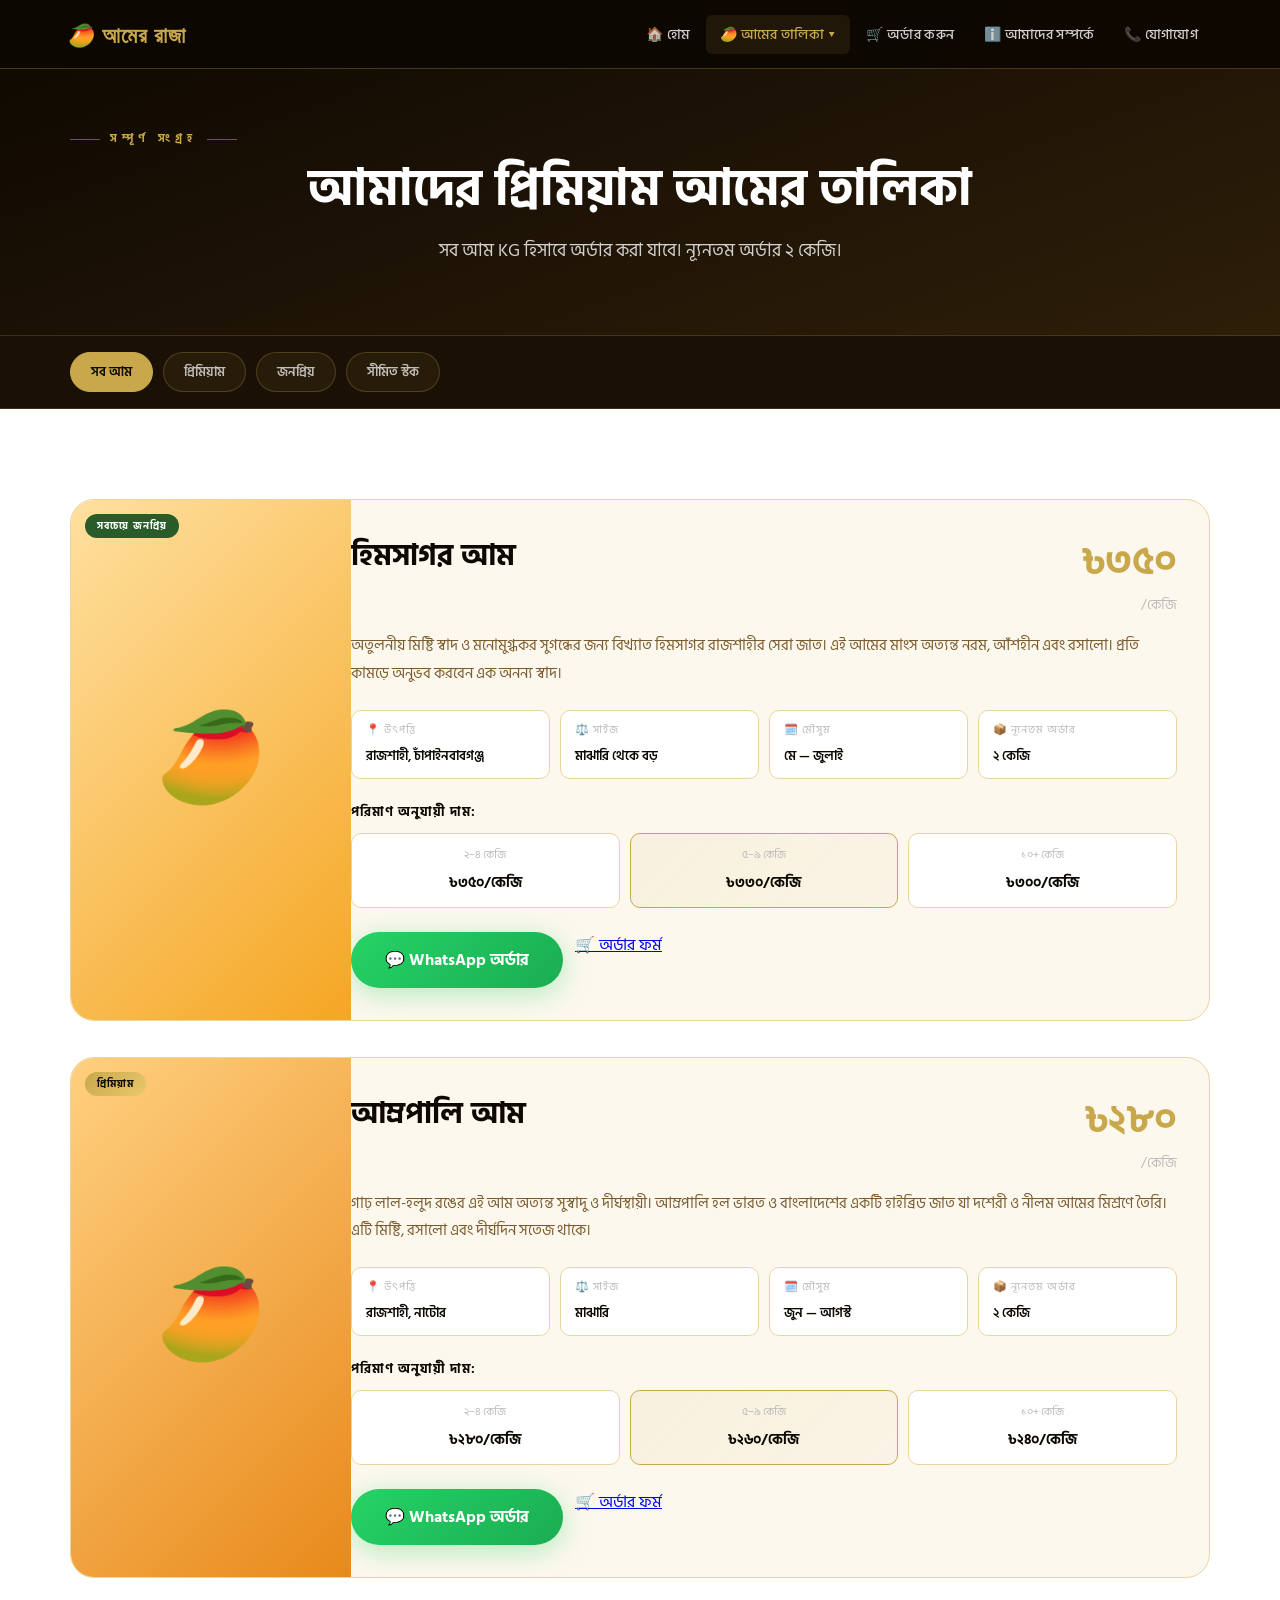
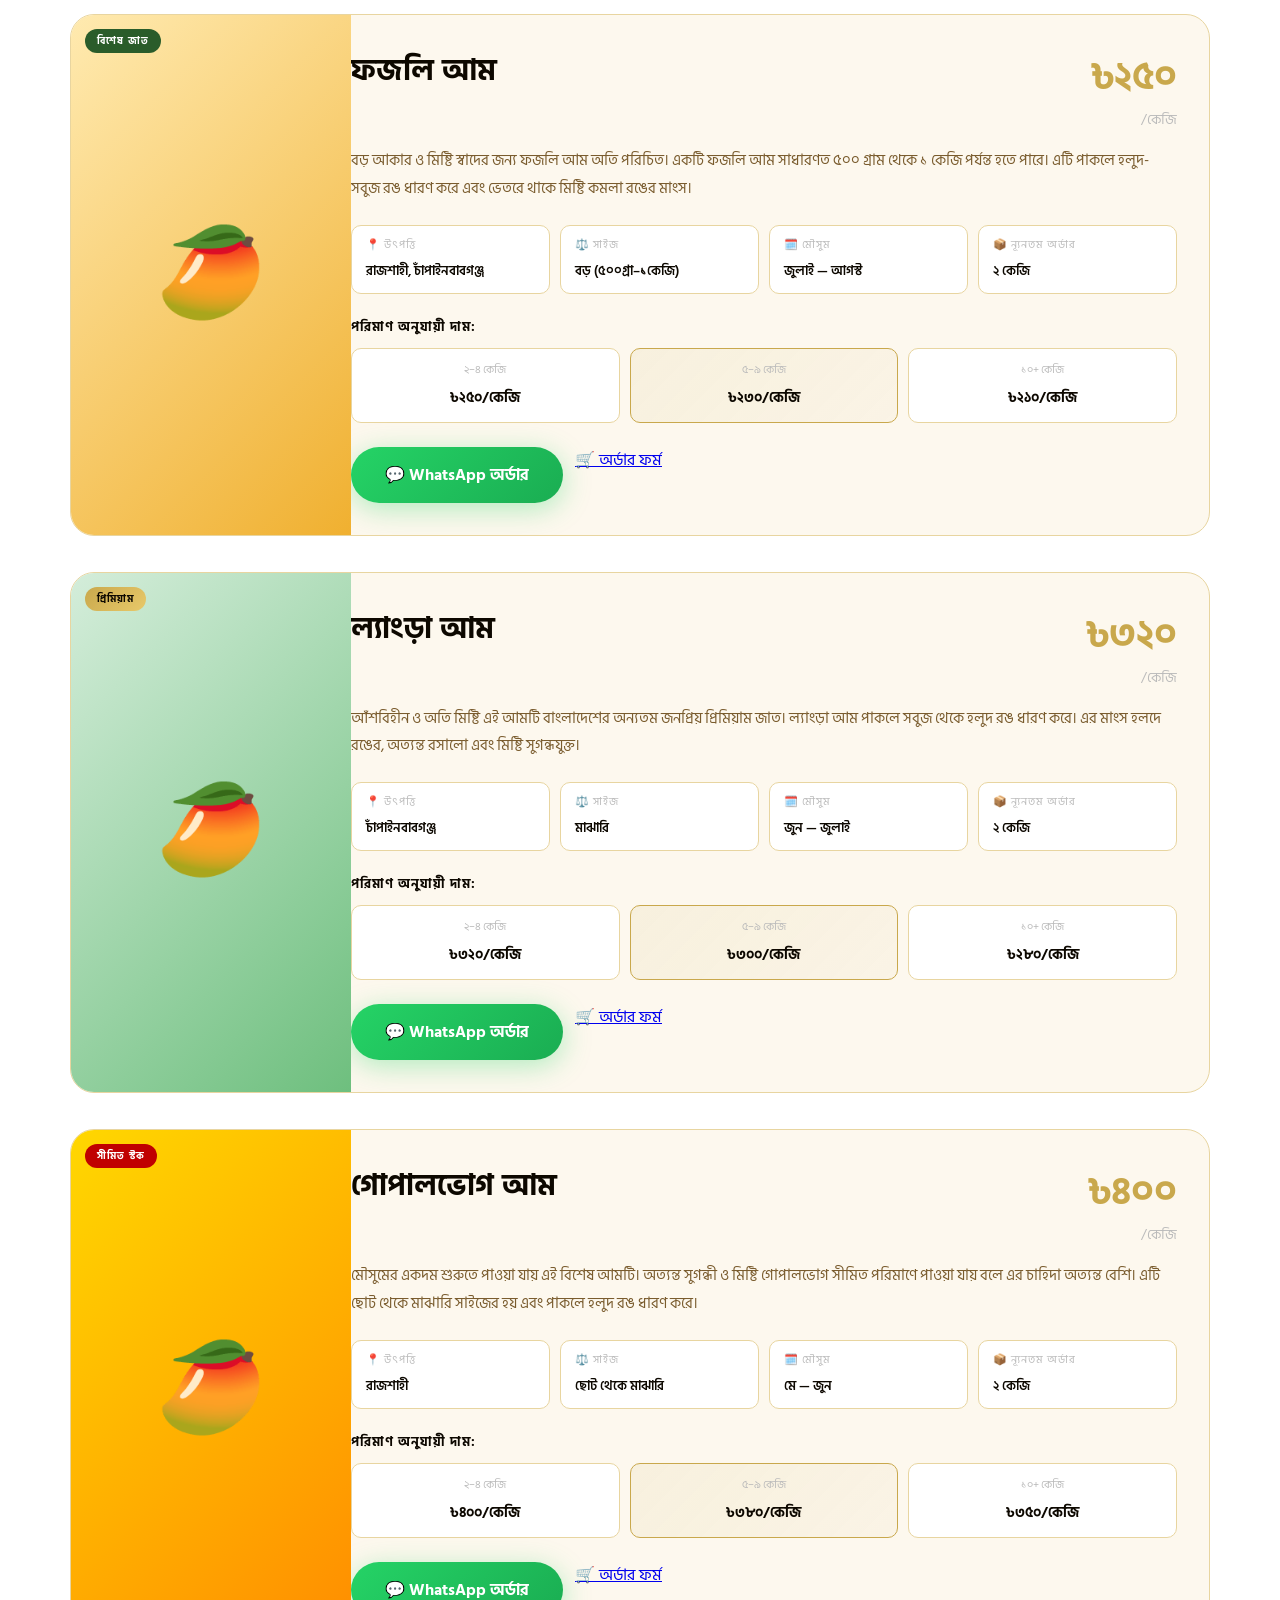
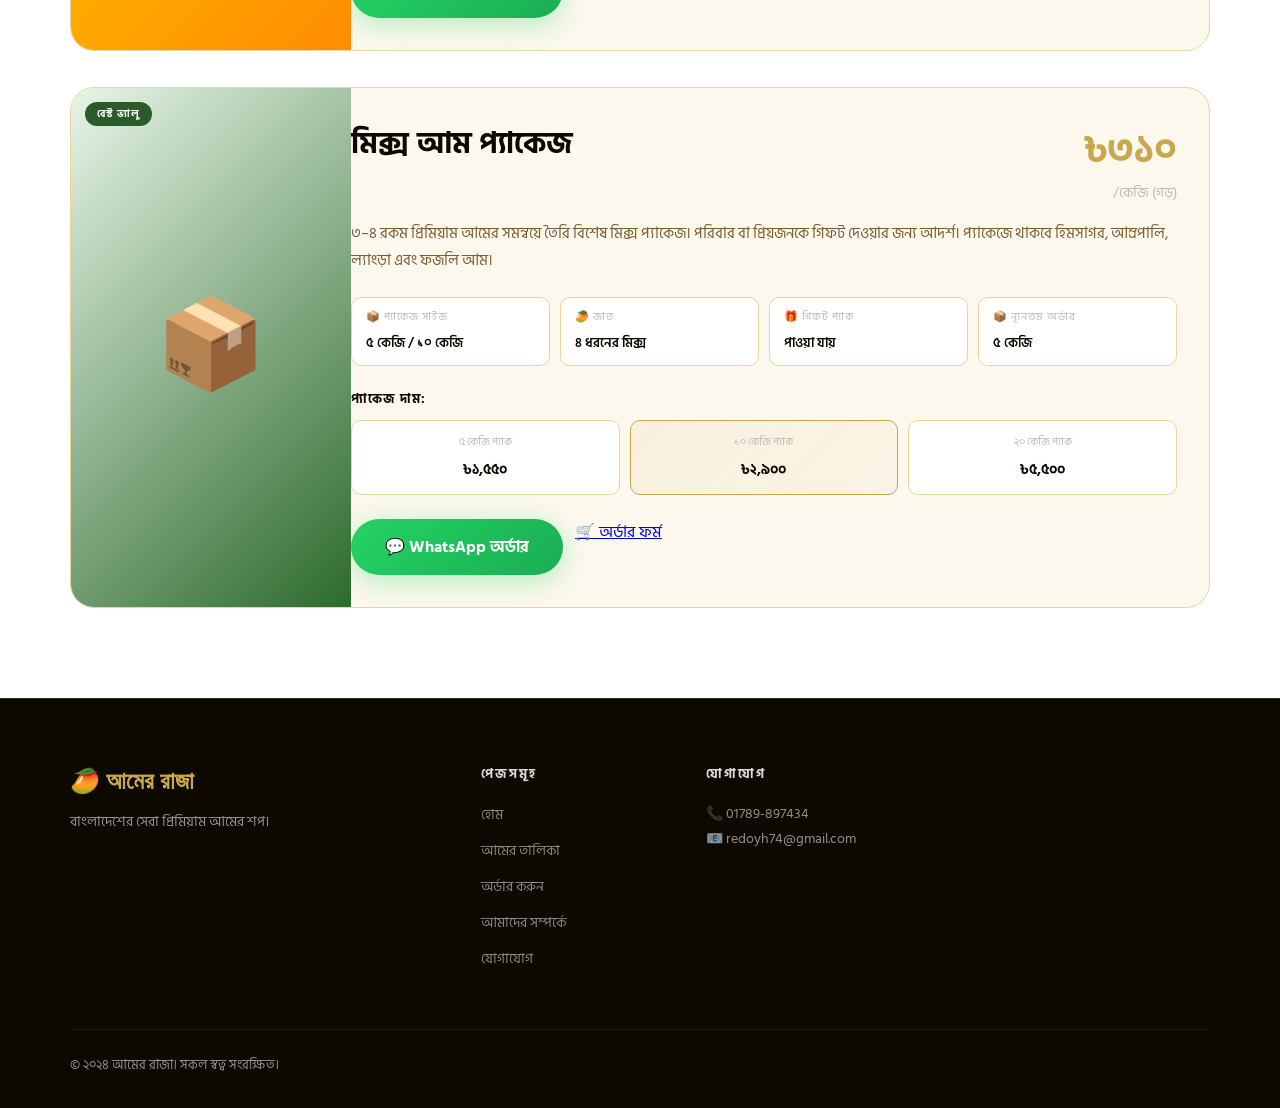
<file: mango-list.html>
<!DOCTYPE html>
<html lang="bn">
<head>
  <meta charset="UTF-8"/>
  <meta name="viewport" content="width=device-width, initial-scale=1.0"/>
  <title>আমের তালিকা — আমের রাজা</title>
  <link href="https://fonts.googleapis.com/css2?family=Hind+Siliguri:wght@300;400;500;600;700&display=swap" rel="stylesheet"/>
  <link rel="stylesheet" href="style.css"/>
</head>
<body>

<nav class="navbar" id="navbar">
  <div class="nav-container">
    <a href="index.html" class="nav-logo">🥭 আমের রাজা</a>
    <button class="hamburger" id="hamburger">&#9776;</button>
    <ul class="nav-links" id="navLinks">
      <li><a href="index.html">🏠 হোম</a></li>
      <li class="dropdown">
        <a href="mango-list.html" class="active">🥭 আমের তালিকা ▾</a>
        <ul class="dropdown-menu">
          <li><a href="#himsagar">হিমসাগর</a></li>
          <li><a href="#amrapali">আম্রপালি</a></li>
          <li><a href="#fazli">ফজলি</a></li>
          <li><a href="#langra">ল্যাংড়া</a></li>
          <li><a href="#gopalvog">গোপালভোগ</a></li>
          <li><a href="#mix">মিক্স প্যাকেজ</a></li>
        </ul>
      </li>
      <li><a href="order.html">🛒 অর্ডার করুন</a></li>
      <li><a href="about.html">ℹ️ আমাদের সম্পর্কে</a></li>
      <li><a href="contact.html">📞 যোগাযোগ</a></li>
    </ul>
  </div>
</nav>

<!-- PAGE HEADER -->
<div class="page-header">
  <div class="container">
    <span class="section-label">সম্পূর্ণ সংগ্রহ</span>
    <h1 class="section-title" style="color:#fff;">আমাদের প্রিমিয়াম আমের তালিকা</h1>
    <p style="color:rgba(255,255,255,0.8);font-size:18px;">সব আম KG হিসাবে অর্ডার করা যাবে। ন্যূনতম অর্ডার ২ কেজি।</p>
  </div>
</div>

<!-- FILTER BAR -->
<div class="filter-bar">
  <div class="container">
    <div class="filter-tabs">
      <button class="filter-btn active" onclick="filterMango('all')">সব আম</button>
      <button class="filter-btn" onclick="filterMango('premium')">প্রিমিয়াম</button>
      <button class="filter-btn" onclick="filterMango('popular')">জনপ্রিয়</button>
      <button class="filter-btn" onclick="filterMango('limited')">সীমিত স্টক</button>
    </div>
  </div>
</div>

<!-- MANGO LIST -->
<section class="section" style="background:#fff;">
  <div class="container">
    <div class="mango-list">

      <!-- HIMSAGAR -->
      <div class="mango-item" id="himsagar" data-tag="popular premium">
        <div class="mango-emoji-box" style="background:linear-gradient(135deg,#FFE0A0,#F5A623);">
          <span>🥭</span>
          <div class="mango-tag popular">সবচেয়ে জনপ্রিয়</div>
        </div>
        <div class="mango-details">
          <div class="mango-header">
            <h2>হিমসাগর আম</h2>
            <div class="mango-price-box">
              <span class="big-price">৳৩৫০</span>
              <span class="per-unit">/কেজি</span>
            </div>
          </div>
          <p class="mango-desc">অতুলনীয় মিষ্টি স্বাদ ও মনোমুগ্ধকর সুগন্ধের জন্য বিখ্যাত হিমসাগর রাজশাহীর সেরা জাত। এই আমের মাংস অত্যন্ত নরম, আঁশহীন এবং রসালো। প্রতি কামড়ে অনুভব করবেন এক অনন্য স্বাদ।</p>
          <div class="mango-specs">
            <div class="spec"><span>📍 উৎপত্তি</span><strong>রাজশাহী, চাঁপাইনবাবগঞ্জ</strong></div>
            <div class="spec"><span>⚖️ সাইজ</span><strong>মাঝারি থেকে বড়</strong></div>
            <div class="spec"><span>🗓️ মৌসুম</span><strong>মে — জুলাই</strong></div>
            <div class="spec"><span>📦 ন্যূনতম অর্ডার</span><strong>২ কেজি</strong></div>
          </div>
          <div class="price-tiers">
            <h4>পরিমাণ অনুযায়ী দাম:</h4>
            <div class="tier-grid">
              <div class="tier"><span>২–৪ কেজি</span><strong>৳৩৫০/কেজি</strong></div>
              <div class="tier highlight"><span>৫–৯ কেজি</span><strong>৳৩৩০/কেজি</strong></div>
              <div class="tier"><span>১০+ কেজি</span><strong>৳৩০০/কেজি</strong></div>
            </div>
          </div>
          <div class="mango-btns">
            <a href="https://wa.me/8801789897434?text=হিমসাগর আম অর্ডার করতে চাই — পরিমাণ: " class="btn-whatsapp" target="_blank">💬 WhatsApp অর্ডার</a>
            <a href="order.html" class="btn-primary">🛒 অর্ডার ফর্ম</a>
          </div>
        </div>
      </div>

      <!-- AMRAPALI -->
      <div class="mango-item" id="amrapali" data-tag="premium popular">
        <div class="mango-emoji-box" style="background:linear-gradient(135deg,#FFD080,#E8891A);">
          <span>🥭</span>
          <div class="mango-tag premium">প্রিমিয়াম</div>
        </div>
        <div class="mango-details">
          <div class="mango-header">
            <h2>আম্রপালি আম</h2>
            <div class="mango-price-box">
              <span class="big-price">৳২৮০</span>
              <span class="per-unit">/কেজি</span>
            </div>
          </div>
          <p class="mango-desc">গাঢ় লাল-হলুদ রঙের এই আম অত্যন্ত সুস্বাদু ও দীর্ঘস্থায়ী। আম্রপালি হল ভারত ও বাংলাদেশের একটি হাইব্রিড জাত যা দশেরী ও নীলম আমের মিশ্রণে তৈরি। এটি মিষ্টি, রসালো এবং দীর্ঘদিন সতেজ থাকে।</p>
          <div class="mango-specs">
            <div class="spec"><span>📍 উৎপত্তি</span><strong>রাজশাহী, নাটোর</strong></div>
            <div class="spec"><span>⚖️ সাইজ</span><strong>মাঝারি</strong></div>
            <div class="spec"><span>🗓️ মৌসুম</span><strong>জুন — আগস্ট</strong></div>
            <div class="spec"><span>📦 ন্যূনতম অর্ডার</span><strong>২ কেজি</strong></div>
          </div>
          <div class="price-tiers">
            <h4>পরিমাণ অনুযায়ী দাম:</h4>
            <div class="tier-grid">
              <div class="tier"><span>২–৪ কেজি</span><strong>৳২৮০/কেজি</strong></div>
              <div class="tier highlight"><span>৫–৯ কেজি</span><strong>৳২৬০/কেজি</strong></div>
              <div class="tier"><span>১০+ কেজি</span><strong>৳২৪০/কেজি</strong></div>
            </div>
          </div>
          <div class="mango-btns">
            <a href="https://wa.me/8801789897434?text=আম্রপালি আম অর্ডার করতে চাই — পরিমাণ: " class="btn-whatsapp" target="_blank">💬 WhatsApp অর্ডার</a>
            <a href="order.html" class="btn-primary">🛒 অর্ডার ফর্ম</a>
          </div>
        </div>
      </div>

      <!-- FAZLI -->
      <div class="mango-item" id="fazli" data-tag="popular">
        <div class="mango-emoji-box" style="background:linear-gradient(135deg,#FFEAB0,#F0B030);">
          <span>🥭</span>
          <div class="mango-tag popular">বিশেষ জাত</div>
        </div>
        <div class="mango-details">
          <div class="mango-header">
            <h2>ফজলি আম</h2>
            <div class="mango-price-box">
              <span class="big-price">৳২৫০</span>
              <span class="per-unit">/কেজি</span>
            </div>
          </div>
          <p class="mango-desc">বড় আকার ও মিষ্টি স্বাদের জন্য ফজলি আম অতি পরিচিত। একটি ফজলি আম সাধারণত ৫০০ গ্রাম থেকে ১ কেজি পর্যন্ত হতে পারে। এটি পাকলে হলুদ-সবুজ রঙ ধারণ করে এবং ভেতরে থাকে মিষ্টি কমলা রঙের মাংস।</p>
          <div class="mango-specs">
            <div class="spec"><span>📍 উৎপত্তি</span><strong>রাজশাহী, চাঁপাইনবাবগঞ্জ</strong></div>
            <div class="spec"><span>⚖️ সাইজ</span><strong>বড় (৫০০গ্রা–১কেজি)</strong></div>
            <div class="spec"><span>🗓️ মৌসুম</span><strong>জুলাই — আগস্ট</strong></div>
            <div class="spec"><span>📦 ন্যূনতম অর্ডার</span><strong>২ কেজি</strong></div>
          </div>
          <div class="price-tiers">
            <h4>পরিমাণ অনুযায়ী দাম:</h4>
            <div class="tier-grid">
              <div class="tier"><span>২–৪ কেজি</span><strong>৳২৫০/কেজি</strong></div>
              <div class="tier highlight"><span>৫–৯ কেজি</span><strong>৳২৩০/কেজি</strong></div>
              <div class="tier"><span>১০+ কেজি</span><strong>৳২১০/কেজি</strong></div>
            </div>
          </div>
          <div class="mango-btns">
            <a href="https://wa.me/8801789897434?text=ফজলি আম অর্ডার করতে চাই — পরিমাণ: " class="btn-whatsapp" target="_blank">💬 WhatsApp অর্ডার</a>
            <a href="order.html" class="btn-primary">🛒 অর্ডার ফর্ম</a>
          </div>
        </div>
      </div>

      <!-- LANGRA -->
      <div class="mango-item" id="langra" data-tag="premium">
        <div class="mango-emoji-box" style="background:linear-gradient(135deg,#D4EDDA,#6EBF7E);">
          <span>🥭</span>
          <div class="mango-tag premium">প্রিমিয়াম</div>
        </div>
        <div class="mango-details">
          <div class="mango-header">
            <h2>ল্যাংড়া আম</h2>
            <div class="mango-price-box">
              <span class="big-price">৳৩২০</span>
              <span class="per-unit">/কেজি</span>
            </div>
          </div>
          <p class="mango-desc">আঁশবিহীন ও অতি মিষ্টি এই আমটি বাংলাদেশের অন্যতম জনপ্রিয় প্রিমিয়াম জাত। ল্যাংড়া আম পাকলে সবুজ থেকে হলুদ রঙ ধারণ করে। এর মাংস হলদে রঙের, অত্যন্ত রসালো এবং মিষ্টি সুগন্ধযুক্ত।</p>
          <div class="mango-specs">
            <div class="spec"><span>📍 উৎপত্তি</span><strong>চাঁপাইনবাবগঞ্জ</strong></div>
            <div class="spec"><span>⚖️ সাইজ</span><strong>মাঝারি</strong></div>
            <div class="spec"><span>🗓️ মৌসুম</span><strong>জুন — জুলাই</strong></div>
            <div class="spec"><span>📦 ন্যূনতম অর্ডার</span><strong>২ কেজি</strong></div>
          </div>
          <div class="price-tiers">
            <h4>পরিমাণ অনুযায়ী দাম:</h4>
            <div class="tier-grid">
              <div class="tier"><span>২–৪ কেজি</span><strong>৳৩২০/কেজি</strong></div>
              <div class="tier highlight"><span>৫–৯ কেজি</span><strong>৳৩০০/কেজি</strong></div>
              <div class="tier"><span>১০+ কেজি</span><strong>৳২৮০/কেজি</strong></div>
            </div>
          </div>
          <div class="mango-btns">
            <a href="https://wa.me/8801789897434?text=ল্যাংড়া আম অর্ডার করতে চাই — পরিমাণ: " class="btn-whatsapp" target="_blank">💬 WhatsApp অর্ডার</a>
            <a href="order.html" class="btn-primary">🛒 অর্ডার ফর্ম</a>
          </div>
        </div>
      </div>

      <!-- GOPALVOG -->
      <div class="mango-item" id="gopalvog" data-tag="limited premium">
        <div class="mango-emoji-box" style="background:linear-gradient(135deg,#FFD700,#FF8C00);">
          <span>🥭</span>
          <div class="mango-tag limited">সীমিত স্টক</div>
        </div>
        <div class="mango-details">
          <div class="mango-header">
            <h2>গোপালভোগ আম</h2>
            <div class="mango-price-box">
              <span class="big-price">৳৪০০</span>
              <span class="per-unit">/কেজি</span>
            </div>
          </div>
          <p class="mango-desc">মৌসুমের একদম শুরুতে পাওয়া যায় এই বিশেষ আমটি। অত্যন্ত সুগন্ধী ও মিষ্টি গোপালভোগ সীমিত পরিমাণে পাওয়া যায় বলে এর চাহিদা অত্যন্ত বেশি। এটি ছোট থেকে মাঝারি সাইজের হয় এবং পাকলে হলুদ রঙ ধারণ করে।</p>
          <div class="mango-specs">
            <div class="spec"><span>📍 উৎপত্তি</span><strong>রাজশাহী</strong></div>
            <div class="spec"><span>⚖️ সাইজ</span><strong>ছোট থেকে মাঝারি</strong></div>
            <div class="spec"><span>🗓️ মৌসুম</span><strong>মে — জুন</strong></div>
            <div class="spec"><span>📦 ন্যূনতম অর্ডার</span><strong>২ কেজি</strong></div>
          </div>
          <div class="price-tiers">
            <h4>পরিমাণ অনুযায়ী দাম:</h4>
            <div class="tier-grid">
              <div class="tier"><span>২–৪ কেজি</span><strong>৳৪০০/কেজি</strong></div>
              <div class="tier highlight"><span>৫–৯ কেজি</span><strong>৳৩৮০/কেজি</strong></div>
              <div class="tier"><span>১০+ কেজি</span><strong>৳৩৫০/কেজি</strong></div>
            </div>
          </div>
          <div class="mango-btns">
            <a href="https://wa.me/8801789897434?text=গোপালভোগ আম অর্ডার করতে চাই — পরিমাণ: " class="btn-whatsapp" target="_blank">💬 WhatsApp অর্ডার</a>
            <a href="order.html" class="btn-primary">🛒 অর্ডার ফর্ম</a>
          </div>
        </div>
      </div>

      <!-- MIX PACKAGE -->
      <div class="mango-item" id="mix" data-tag="popular">
        <div class="mango-emoji-box" style="background:linear-gradient(135deg,#E8F5E8,#2D6A2D);">
          <span>📦</span>
          <div class="mango-tag popular">বেস্ট ভ্যালু</div>
        </div>
        <div class="mango-details">
          <div class="mango-header">
            <h2>মিক্স আম প্যাকেজ</h2>
            <div class="mango-price-box">
              <span class="big-price">৳৩১০</span>
              <span class="per-unit">/কেজি (গড়)</span>
            </div>
          </div>
          <p class="mango-desc">৩–৪ রকম প্রিমিয়াম আমের সমন্বয়ে তৈরি বিশেষ মিক্স প্যাকেজ। পরিবার বা প্রিয়জনকে গিফট দেওয়ার জন্য আদর্শ। প্যাকেজে থাকবে হিমসাগর, আম্রপালি, ল্যাংড়া এবং ফজলি আম।</p>
          <div class="mango-specs">
            <div class="spec"><span>📦 প্যাকেজ সাইজ</span><strong>৫ কেজি / ১০ কেজি</strong></div>
            <div class="spec"><span>🥭 জাত</span><strong>৪ ধরনের মিক্স</strong></div>
            <div class="spec"><span>🎁 গিফট প্যাক</span><strong>পাওয়া যায়</strong></div>
            <div class="spec"><span>📦 ন্যূনতম অর্ডার</span><strong>৫ কেজি</strong></div>
          </div>
          <div class="price-tiers">
            <h4>প্যাকেজ দাম:</h4>
            <div class="tier-grid">
              <div class="tier"><span>৫ কেজি প্যাক</span><strong>৳১,৫৫০</strong></div>
              <div class="tier highlight"><span>১০ কেজি প্যাক</span><strong>৳২,৯০০</strong></div>
              <div class="tier"><span>২০ কেজি প্যাক</span><strong>৳৫,৫০০</strong></div>
            </div>
          </div>
          <div class="mango-btns">
            <a href="https://wa.me/8801789897434?text=মিক্স আম প্যাকেজ অর্ডার করতে চাই — পরিমাণ: " class="btn-whatsapp" target="_blank">💬 WhatsApp অর্ডার</a>
            <a href="order.html" class="btn-primary">🛒 অর্ডার ফর্ম</a>
          </div>
        </div>
      </div>

    </div>
  </div>
</section>

<footer class="footer">
  <div class="container">
    <div class="footer-grid">
      <div>
        <div class="footer-logo">🥭 আমের রাজা</div>
        <p>বাংলাদেশের সেরা প্রিমিয়াম আমের শপ।</p>
      </div>
      <div>
        <h4>পেজসমূহ</h4>
        <ul>
          <li><a href="index.html">হোম</a></li>
          <li><a href="mango-list.html">আমের তালিকা</a></li>
          <li><a href="order.html">অর্ডার করুন</a></li>
          <li><a href="about.html">আমাদের সম্পর্কে</a></li>
          <li><a href="contact.html">যোগাযোগ</a></li>
        </ul>
      </div>
      <div>
        <h4>যোগাযোগ</h4>
        <p>📞 01789-897434</p>
        <p>📧 redoyh74@gmail.com</p>
      </div>
    </div>
    <div class="footer-bottom">© ২০২৪ আমের রাজা। সকল স্বত্ব সংরক্ষিত।</div>
  </div>
</footer>

<script src="script.js"></script>
<script>
function filterMango(tag) {
  document.querySelectorAll('.filter-btn').forEach(b => b.classList.remove('active'));
  event.target.classList.add('active');
  document.querySelectorAll('.mango-item').forEach(item => {
    if (tag === 'all' || item.dataset.tag.includes(tag)) {
      item.style.display = 'grid';
    } else {
      item.style.display = 'none';
    }
  });
}
</script>
</body>
</html>
</file>
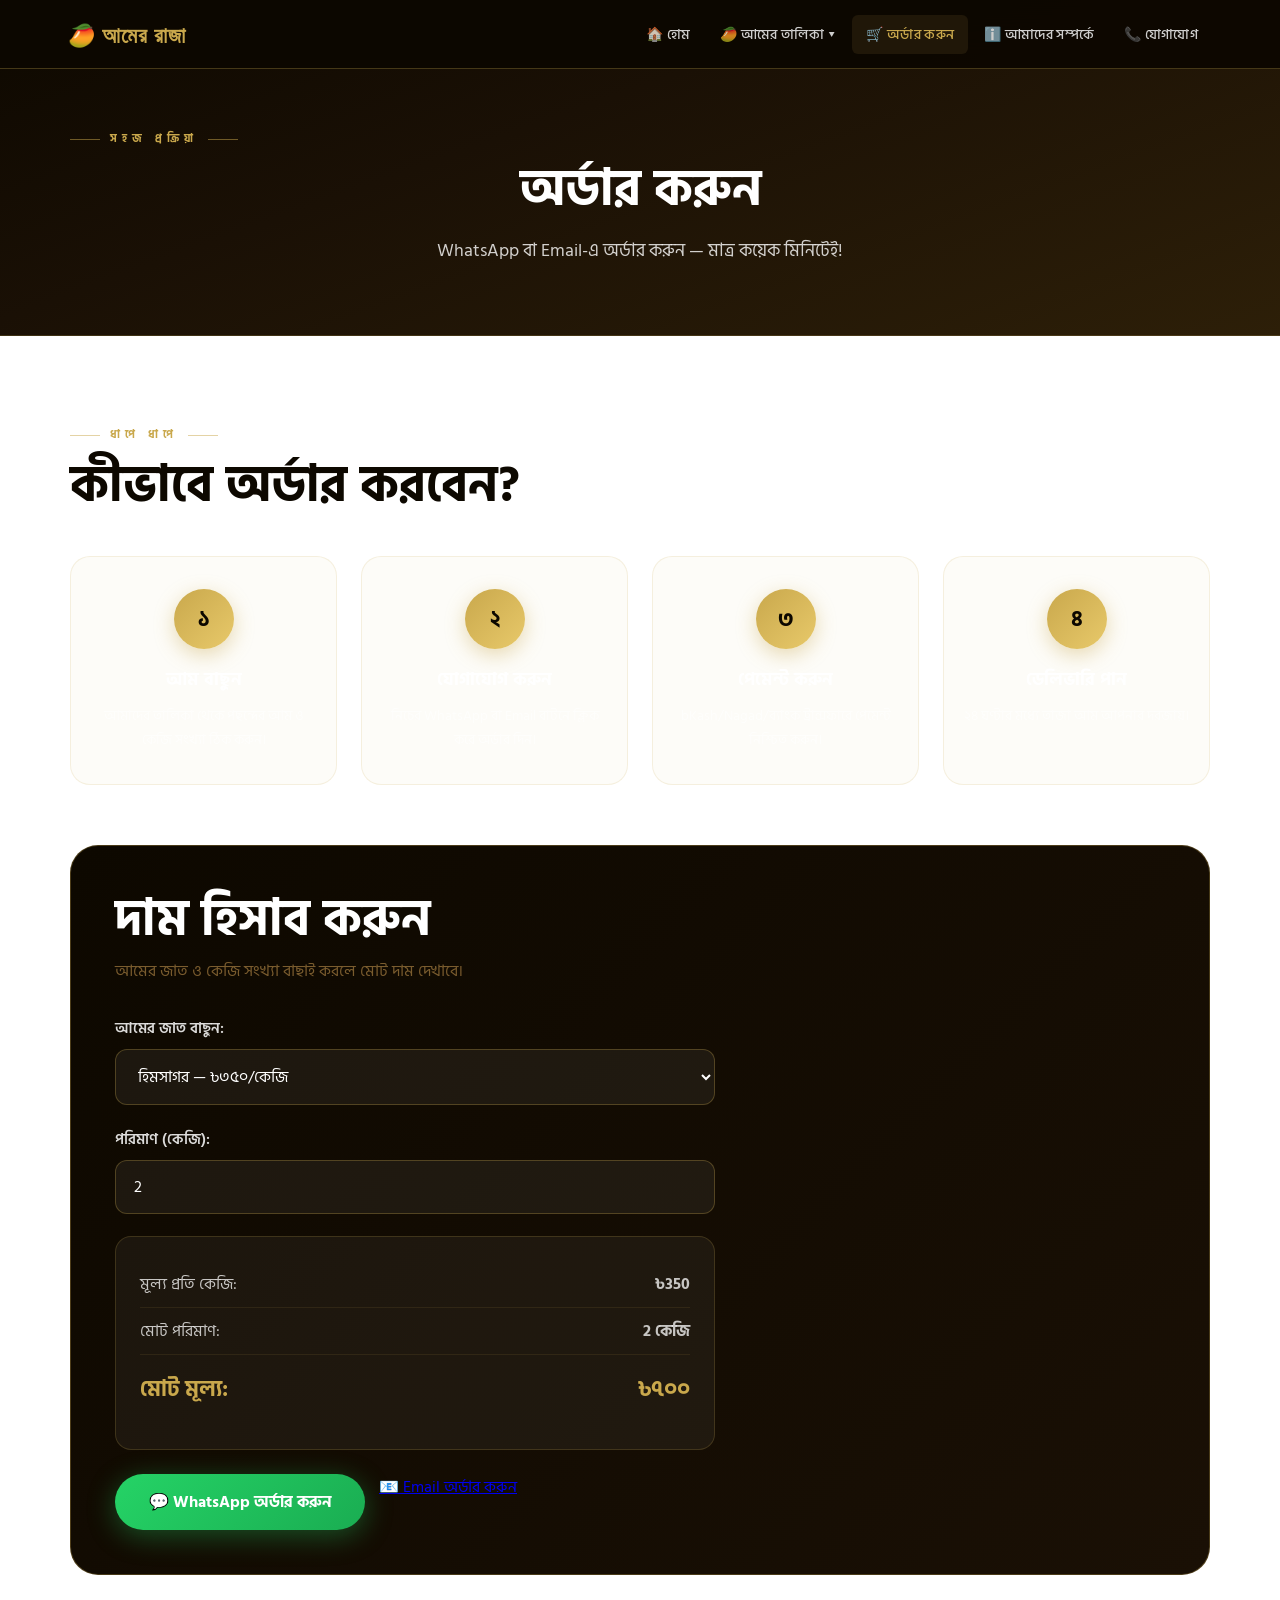
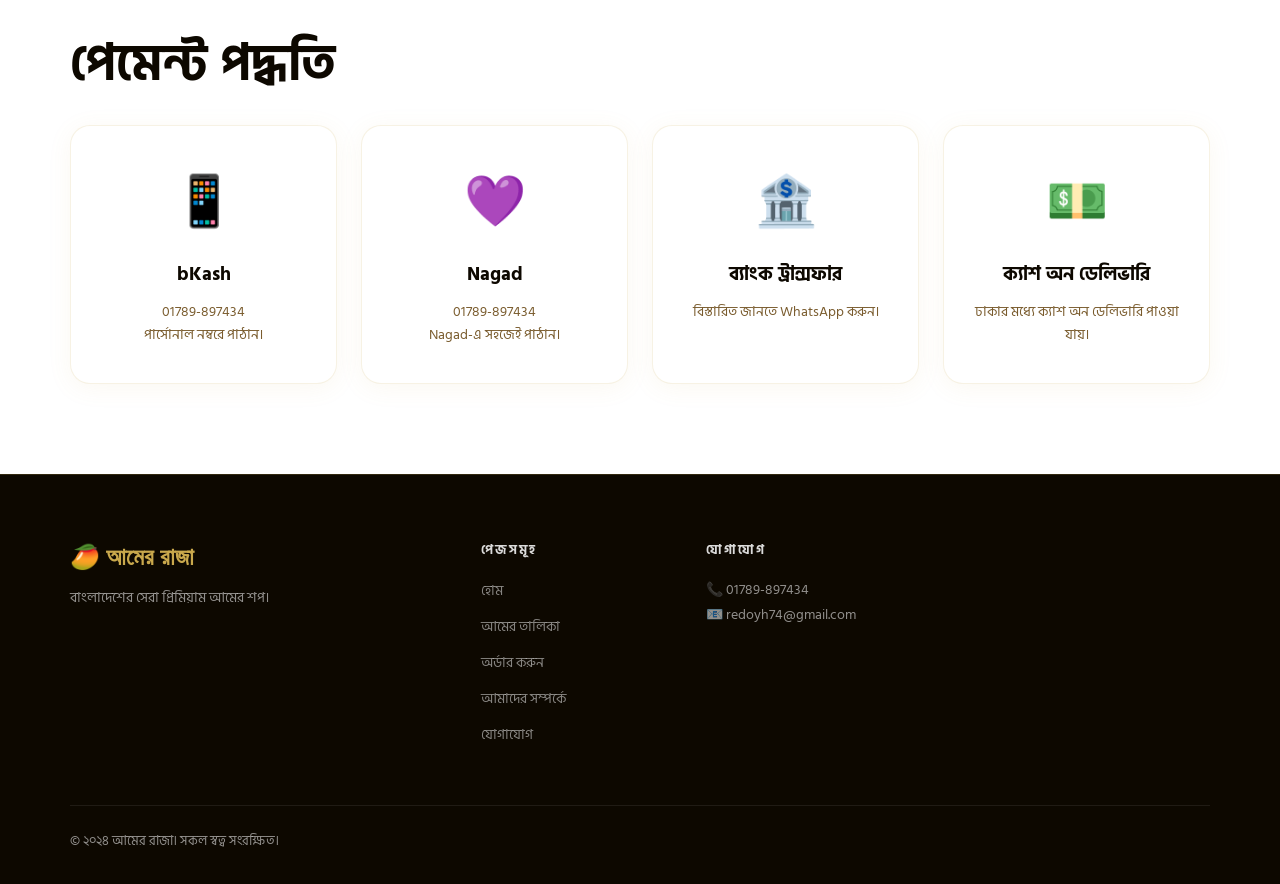
<file: order.html>
<!DOCTYPE html>
<html lang="bn">
<head>
  <meta charset="UTF-8"/>
  <meta name="viewport" content="width=device-width, initial-scale=1.0"/>
  <title>অর্ডার করুন — আমের রাজা</title>
  <link href="https://fonts.googleapis.com/css2?family=Hind+Siliguri:wght@300;400;500;600;700&display=swap" rel="stylesheet"/>
  <link rel="stylesheet" href="style.css"/>
</head>
<body>

<nav class="navbar" id="navbar">
  <div class="nav-container">
    <a href="index.html" class="nav-logo">🥭 আমের রাজা</a>
    <button class="hamburger" id="hamburger">&#9776;</button>
    <ul class="nav-links" id="navLinks">
      <li><a href="index.html">🏠 হোম</a></li>
      <li class="dropdown">
        <a href="mango-list.html">🥭 আমের তালিকা ▾</a>
        <ul class="dropdown-menu">
          <li><a href="mango-list.html#himsagar">হিমসাগর</a></li>
          <li><a href="mango-list.html#amrapali">আম্রপালি</a></li>
          <li><a href="mango-list.html#fazli">ফজলি</a></li>
          <li><a href="mango-list.html#langra">ল্যাংড়া</a></li>
          <li><a href="mango-list.html#gopalvog">গোপালভোগ</a></li>
          <li><a href="mango-list.html#mix">মিক্স প্যাকেজ</a></li>
        </ul>
      </li>
      <li><a href="order.html" class="active">🛒 অর্ডার করুন</a></li>
      <li><a href="about.html">ℹ️ আমাদের সম্পর্কে</a></li>
      <li><a href="contact.html">📞 যোগাযোগ</a></li>
    </ul>
  </div>
</nav>

<div class="page-header">
  <div class="container">
    <span class="section-label">সহজ প্রক্রিয়া</span>
    <h1 class="section-title" style="color:#fff;">অর্ডার করুন</h1>
    <p style="color:rgba(255,255,255,0.8);font-size:18px;">WhatsApp বা Email-এ অর্ডার করুন — মাত্র কয়েক মিনিটেই!</p>
  </div>
</div>

<section class="section" style="background:#fff;">
  <div class="container">

    <!-- HOW TO ORDER STEPS -->
    <span class="section-label">ধাপে ধাপে</span>
    <h2 class="section-title">কীভাবে অর্ডার করবেন?</h2>
    <div class="steps-grid" style="margin-top:40px;margin-bottom:60px;">
      <div class="step-card">
        <div class="step-num">১</div>
        <h3>আম বাছুন</h3>
        <p>আমাদের তালিকা থেকে পছন্দের আম ও কেজি সংখ্যা ঠিক করুন।</p>
      </div>
      <div class="step-card">
        <div class="step-num">২</div>
        <h3>যোগাযোগ করুন</h3>
        <p>নিচের WhatsApp বা Email বাটনে ক্লিক করে অর্ডার দিন।</p>
      </div>
      <div class="step-card">
        <div class="step-num">৩</div>
        <h3>পেমেন্ট করুন</h3>
        <p>bKash/Nagad/ব্যাংক ট্রান্সফারে পেমেন্ট নিশ্চিত করুন।</p>
      </div>
      <div class="step-card">
        <div class="step-num">৪</div>
        <h3>ডেলিভারি পান</h3>
        <p>২৪ ঘণ্টার মধ্যে তাজা আম আপনার দরজায়।</p>
      </div>
    </div>

    <!-- QUICK ORDER CALCULATOR -->
    <div class="order-calc">
      <h2 class="section-title" style="margin-bottom:8px;">দাম হিসাব করুন</h2>
      <p style="color:#7A5C2E;margin-bottom:32px;">আমের জাত ও কেজি সংখ্যা বাছাই করলে মোট দাম দেখাবে।</p>
      <div class="calc-box">
        <div class="calc-row">
          <label>আমের জাত বাছুন:</label>
          <select id="mangoType" onchange="calcPrice()">
            <option value="350">হিমসাগর — ৳৩৫০/কেজি</option>
            <option value="280">আম্রপালি — ৳২৮০/কেজি</option>
            <option value="250">ফজলি — ৳২৫০/কেজি</option>
            <option value="320">ল্যাংড়া — ৳৩২০/কেজি</option>
            <option value="400">গোপালভোগ — ৳৪০০/কেজি</option>
          </select>
        </div>
        <div class="calc-row">
          <label>পরিমাণ (কেজি):</label>
          <input type="number" id="qty" value="2" min="2" onchange="calcPrice()" oninput="calcPrice()"/>
        </div>
        <div class="calc-result" id="calcResult">
          <div class="result-row"><span>মূল্য প্রতি কেজি:</span><strong id="perKg">৳৩৫০</strong></div>
          <div class="result-row"><span>মোট পরিমাণ:</span><strong id="totalKg">২ কেজি</strong></div>
          <div class="result-row total"><span>মোট মূল্য:</span><strong id="totalPrice">৳৭০০</strong></div>
          <p id="discountNote" style="color:#2D6A2D;font-size:14px;margin-top:8px;"></p>
        </div>
        <div style="display:flex;gap:14px;flex-wrap:wrap;margin-top:24px;">
          <a id="waBtn" href="#" class="btn-whatsapp" target="_blank">💬 WhatsApp অর্ডার করুন</a>
          <a href="mailto:redoyh74@gmail.com?subject=আম অর্ডার" class="btn-primary">📧 Email অর্ডার করুন</a>
        </div>
      </div>
    </div>

    <!-- PAYMENT INFO -->
    <div style="margin-top:60px;">
      <h2 class="section-title">পেমেন্ট পদ্ধতি</h2>
      <div class="why-grid" style="margin-top:30px;">
        <div class="why-card">
          <span class="why-icon">📱</span>
          <h3>bKash</h3>
          <p>01789-897434<br/>পার্সোনাল নম্বরে পাঠান।</p>
        </div>
        <div class="why-card">
          <span class="why-icon">💜</span>
          <h3>Nagad</h3>
          <p>01789-897434<br/>Nagad-এ সহজেই পাঠান।</p>
        </div>
        <div class="why-card">
          <span class="why-icon">🏦</span>
          <h3>ব্যাংক ট্রান্সফার</h3>
          <p>বিস্তারিত জানতে WhatsApp করুন।</p>
        </div>
        <div class="why-card">
          <span class="why-icon">💵</span>
          <h3>ক্যাশ অন ডেলিভারি</h3>
          <p>ঢাকার মধ্যে ক্যাশ অন ডেলিভারি পাওয়া যায়।</p>
        </div>
      </div>
    </div>

  </div>
</section>

<footer class="footer">
  <div class="container">
    <div class="footer-grid">
      <div>
        <div class="footer-logo">🥭 আমের রাজা</div>
        <p>বাংলাদেশের সেরা প্রিমিয়াম আমের শপ।</p>
      </div>
      <div>
        <h4>পেজসমূহ</h4>
        <ul>
          <li><a href="index.html">হোম</a></li>
          <li><a href="mango-list.html">আমের তালিকা</a></li>
          <li><a href="order.html">অর্ডার করুন</a></li>
          <li><a href="about.html">আমাদের সম্পর্কে</a></li>
          <li><a href="contact.html">যোগাযোগ</a></li>
        </ul>
      </div>
      <div>
        <h4>যোগাযোগ</h4>
        <p>📞 01789-897434</p>
        <p>📧 redoyh74@gmail.com</p>
      </div>
    </div>
    <div class="footer-bottom">© ২০২৪ আমের রাজা। সকল স্বত্ব সংরক্ষিত।</div>
  </div>
</footer>

<script src="script.js"></script>
<script>
const prices = { 350: { name: 'হিমসাগর', disc5: 330, disc10: 300 }, 280: { name: 'আম্রপালি', disc5: 260, disc10: 240 }, 250: { name: 'ফজলি', disc5: 230, disc10: 210 }, 320: { name: 'ল্যাংড়া', disc5: 300, disc10: 280 }, 400: { name: 'গোপালভোগ', disc5: 380, disc10: 350 } };

function calcPrice() {
  const basePrice = parseInt(document.getElementById('mangoType').value);
  const qty = parseFloat(document.getElementById('qty').value) || 2;
  const info = prices[basePrice];
  let price = basePrice;
  let note = '';
  if (qty >= 10) { price = info.disc10; note = '🎉 ১০+ কেজিতে বিশেষ ছাড় পাচ্ছেন!'; }
  else if (qty >= 5) { price = info.disc5; note = '✅ ৫+ কেজিতে ডিসকাউন্ট প্রযোজ্য।'; }
  const total = Math.round(price * qty);
  document.getElementById('perKg').textContent = '৳' + price;
  document.getElementById('totalKg').textContent = qty + ' কেজি';
  document.getElementById('totalPrice').textContent = '৳' + total.toLocaleString('bn-BD');
  document.getElementById('discountNote').textContent = note;
  const msg = info.name + ' আম অর্ডার করতে চাই — পরিমাণ: ' + qty + ' কেজি, মোট: ৳' + total;
  document.getElementById('waBtn').href = 'https://wa.me/8801789897434?text=' + encodeURIComponent(msg);
}
calcPrice();
</script>
</body>
</html>
</file>
<file: style.css>
@import url('https://fonts.googleapis.com/css2?family=Hind+Siliguri:wght@300;400;500;600;700&family=Playfair+Display:ital,wght@0,700;0,900;1,700&display=swap');

:root {
  --gold: #C9A84C;
  --gold-light: #E8C96A;
  --gold-pale: #FDF6E3;
  --gold-border: #E8D5A0;
  --mango: #F5A623;
  --mango-deep: #D4891A;
  --green: #2A5C2A;
  --dark: #0D0800;
  --dark2: #1A1005;
  --dark3: #2D1F08;
  --text: #3D2B00;
  --text-light: #7A5C2E;
  --white: #FFFDF5;
  --cream: #FDF8EE;
}

* { margin:0; padding:0; box-sizing:border-box; }
html { scroll-behavior:smooth; }
body { font-family:'Hind Siliguri',sans-serif; background:var(--white); color:var(--text); overflow-x:hidden; }

/* ── NAVBAR ── */
.navbar {
  position:fixed; top:0; left:0; right:0; z-index:1000;
  background:rgba(13,8,0,0.97);
  backdrop-filter:blur(20px);
  border-bottom:1px solid rgba(201,168,76,0.3);
  transition:all 0.3s;
}
.nav-container {
  max-width:1200px; margin:0 auto;
  padding:0 28px;
  display:flex; align-items:center; justify-content:space-between;
  height:68px;
}
.nav-logo {
  font-family:'Playfair Display',serif;
  font-size:22px; font-weight:700; color:var(--gold);
  text-decoration:none; white-space:nowrap; letter-spacing:1px;
}
.nav-logo span { font-size:28px; }
.nav-links { display:flex; align-items:center; gap:2px; list-style:none; }
.nav-links > li { position:relative; }
.nav-links a {
  color:rgba(255,255,255,0.8);
  text-decoration:none; font-size:14px; font-weight:500;
  padding:8px 14px; border-radius:6px;
  display:block; transition:all 0.2s; white-space:nowrap;
  letter-spacing:0.3px;
}
.nav-links a:hover, .nav-links a.active { color:var(--gold); background:rgba(201,168,76,0.1); }
.dropdown-menu {
  display:none; position:absolute; top:calc(100% + 8px); left:0;
  background:#0D0800; border:1px solid rgba(201,168,76,0.25);
  border-radius:14px; list-style:none;
  min-width:190px; padding:10px 0;
  box-shadow:0 20px 60px rgba(0,0,0,0.5);
  z-index:999;
}
.dropdown:hover .dropdown-menu { display:block; }
.dropdown-menu li a { padding:11px 20px; font-size:14px; color:rgba(255,255,255,0.75); border-radius:0; }
.dropdown-menu li a:hover { color:var(--gold); background:rgba(201,168,76,0.08); }
.hamburger { display:none; background:none; border:none; color:var(--gold); font-size:26px; cursor:pointer; }

/* ── HERO ── */
.hero {
  min-height:100vh; display:flex; flex-direction:column;
  align-items:center; justify-content:center; text-align:center;
  padding:100px 28px 80px; position:relative; overflow:hidden;
}
.hero-bg {
  position:absolute; inset:0;
  background:
    radial-gradient(ellipse at 20% 50%, rgba(201,168,76,0.12) 0%, transparent 60%),
    radial-gradient(ellipse at 80% 30%, rgba(245,166,35,0.1) 0%, transparent 55%),
    linear-gradient(160deg, #0D0800 0%, #1A1005 35%, #2D1F08 65%, #1A0800 100%);
}
.hero-particles {
  position:absolute; inset:0; overflow:hidden; pointer-events:none;
}
.hero-particles span {
  position:absolute; font-size:20px; opacity:0.15;
  animation:drift 8s ease-in-out infinite;
}
.hero-particles span:nth-child(1){top:15%;left:8%;animation-delay:0s;}
.hero-particles span:nth-child(2){top:70%;left:5%;animation-delay:1.5s;}
.hero-particles span:nth-child(3){top:30%;right:6%;animation-delay:3s;}
.hero-particles span:nth-child(4){top:80%;right:10%;animation-delay:4.5s;}
.hero-particles span:nth-child(5){top:50%;left:15%;animation-delay:2s;font-size:14px;}
.hero-particles span:nth-child(6){top:20%;right:20%;animation-delay:6s;font-size:14px;}
@keyframes drift { 0%,100%{transform:translateY(0) rotate(0deg);opacity:0.15;} 50%{transform:translateY(-25px) rotate(15deg);opacity:0.3;} }

.hero-content { position:relative; z-index:2; max-width:860px; }
.hero-crown { font-size:48px; margin-bottom:8px; display:block; animation:float 4s ease-in-out infinite; }
.hero-emoji-big { font-size:100px; display:block; margin-bottom:16px; animation:float 3s ease-in-out infinite 0.5s; filter:drop-shadow(0 12px 40px rgba(201,168,76,0.5)); }
@keyframes float { 0%,100%{transform:translateY(0);} 50%{transform:translateY(-18px);} }

.hero-badge {
  display:inline-flex; align-items:center; gap:8px;
  background:linear-gradient(135deg,rgba(201,168,76,0.2),rgba(201,168,76,0.08));
  border:1px solid rgba(201,168,76,0.5);
  color:var(--gold-light); font-size:12px; font-weight:600;
  letter-spacing:3px; padding:7px 22px; border-radius:30px;
  margin-bottom:24px; text-transform:uppercase;
}

.hero h1 {
  font-family:'Hind Siliguri',sans-serif;
  font-size:clamp(48px,9vw,96px); font-weight:700;
  color:#fff; line-height:1.05; margin-bottom:12px;
  text-shadow:0 4px 40px rgba(0,0,0,0.5);
}
.hero h1 .gold { color:var(--gold); }
.hero h1 .line2 { display:block; font-size:clamp(28px,5vw,52px); color:rgba(255,255,255,0.7); font-weight:400; margin-top:6px; }

.hero-divider {
  width:80px; height:2px;
  background:linear-gradient(90deg, transparent, var(--gold), transparent);
  margin:24px auto;
}
.hero p { font-size:clamp(16px,2.5vw,20px); color:rgba(255,255,255,0.75); line-height:1.9; margin-bottom:44px; max-width:640px; margin-left:auto; margin-right:auto; }
.hero-btns { display:flex; gap:14px; flex-wrap:wrap; justify-content:center; }
.hero-scroll { position:absolute; bottom:30px; left:50%; transform:translateX(-50%); z-index:2; display:flex; flex-direction:column; align-items:center; gap:6px; }
.hero-scroll span { font-size:11px; letter-spacing:3px; color:rgba(255,255,255,0.4); text-transform:uppercase; }
.hero-scroll-line { width:1px; height:40px; background:linear-gradient(to bottom, var(--gold), transparent); animation:scrollLine 2s ease-in-out infinite; }
@keyframes scrollLine { 0%{opacity:0;transform:scaleY(0);transform-origin:top;} 50%{opacity:1;transform:scaleY(1);} 100%{opacity:0;transform:scaleY(0);transform-origin:bottom;} }

/* ── BUTTONS ── */
.btn-gold {
  background:linear-gradient(135deg, var(--gold), var(--gold-light));
  color:var(--dark); font-family:'Hind Siliguri',sans-serif;
  font-size:16px; font-weight:700;
  padding:15px 34px; border-radius:50px; text-decoration:none;
  display:inline-flex; align-items:center; gap:8px;
  transition:all 0.3s; box-shadow:0 6px 28px rgba(201,168,76,0.4);
  letter-spacing:0.3px;
}
.btn-gold:hover { transform:translateY(-3px); box-shadow:0 14px 44px rgba(201,168,76,0.6); background:linear-gradient(135deg,var(--gold-light),var(--gold)); }
.btn-outline {
  background:transparent; color:var(--gold);
  font-family:'Hind Siliguri',sans-serif; font-size:16px; font-weight:600;
  padding:14px 34px; border-radius:50px; text-decoration:none;
  display:inline-flex; align-items:center; gap:8px;
  border:1.5px solid rgba(201,168,76,0.6); transition:all 0.3s;
}
.btn-outline:hover { background:rgba(201,168,76,0.1); border-color:var(--gold); transform:translateY(-3px); }
.btn-whatsapp {
  background:linear-gradient(135deg,#25D366,#1aad52); color:#fff;
  font-family:'Hind Siliguri',sans-serif; font-size:16px; font-weight:700;
  padding:15px 34px; border-radius:50px; text-decoration:none;
  display:inline-flex; align-items:center; gap:8px;
  transition:all 0.3s; box-shadow:0 6px 28px rgba(37,211,102,0.35);
}
.btn-whatsapp:hover { transform:translateY(-3px); box-shadow:0 14px 40px rgba(37,211,102,0.55); }
.btn-email {
  background:linear-gradient(135deg,var(--mango),var(--mango-deep)); color:#fff;
  font-family:'Hind Siliguri',sans-serif; font-size:16px; font-weight:700;
  padding:15px 34px; border-radius:50px; text-decoration:none;
  display:inline-flex; align-items:center; gap:8px;
  transition:all 0.3s; box-shadow:0 6px 28px rgba(245,166,35,0.35);
}
.btn-email:hover { transform:translateY(-3px); box-shadow:0 14px 40px rgba(245,166,35,0.55); }

/* ── MARQUEE ── */
.marquee-strip {
  background:linear-gradient(90deg,var(--dark2),var(--dark3),var(--dark2));
  border-top:1px solid rgba(201,168,76,0.25);
  border-bottom:1px solid rgba(201,168,76,0.25);
  padding:13px 0; overflow:hidden; white-space:nowrap;
}
.marquee-inner { display:inline-block; animation:marquee 30s linear infinite; }
@keyframes marquee { 0%{transform:translateX(0);} 100%{transform:translateX(-50%);} }
.marquee-inner span { margin:0 32px; font-size:14px; font-weight:600; color:var(--gold-light); letter-spacing:1px; }
.marquee-dot { color:var(--gold); margin:0 8px; }

/* ── SECTIONS ── */
.section { padding:90px 28px; }
.container { max-width:1140px; margin:0 auto; }
.section-label {
  font-size:11px; font-weight:700; letter-spacing:5px;
  color:var(--gold); text-transform:uppercase;
  margin-bottom:12px; display:flex; align-items:center; gap:10px;
}
.section-label::before, .section-label::after { content:''; flex:0 0 30px; height:1px; background:var(--gold); opacity:0.5; }
.section-title {
  font-family:'Hind Siliguri',sans-serif;
  font-size:clamp(30px,4.5vw,50px); font-weight:700;
  color:var(--dark); line-height:1.2; margin-bottom:16px;
}
.section-title.white { color:#fff; }
.section-sub { font-size:17px; color:var(--text-light); line-height:1.8; max-width:560px; }
.section-center { text-align:center; }
.section-center .section-label { justify-content:center; }
.section-center .section-sub { margin:0 auto; }

/* ── STATS ── */
.stats-section {
  background:linear-gradient(135deg,var(--dark),var(--dark2));
  border-top:1px solid rgba(201,168,76,0.2);
  border-bottom:1px solid rgba(201,168,76,0.2);
  padding:50px 28px;
}
.stats-grid { display:grid; grid-template-columns:repeat(auto-fit,minmax(160px,1fr)); gap:20px; }
.stat-item { text-align:center; padding:24px 16px; border:1px solid rgba(201,168,76,0.15); border-radius:16px; background:rgba(201,168,76,0.04); transition:all 0.3s; }
.stat-item:hover { border-color:rgba(201,168,76,0.4); background:rgba(201,168,76,0.08); }
.stat-num { font-family:'Playfair Display',serif; font-size:44px; font-weight:700; color:var(--gold); line-height:1; margin-bottom:8px; }
.stat-label { font-size:13px; color:rgba(255,255,255,0.6); letter-spacing:1px; }

/* ── WHY ── */
.why-section { background:var(--cream); }
.why-grid { display:grid; grid-template-columns:repeat(auto-fit,minmax(230px,1fr)); gap:24px; margin-top:52px; }
.why-card {
  background:#fff; border-radius:20px; padding:36px 28px; text-align:center;
  box-shadow:0 4px 24px rgba(201,168,76,0.08);
  transition:all 0.35s; border:1.5px solid rgba(201,168,76,0.15);
  position:relative; overflow:hidden;
}
.why-card::before { content:''; position:absolute; top:0; left:0; right:0; height:3px; background:linear-gradient(90deg,var(--gold),var(--gold-light)); transform:scaleX(0); transition:transform 0.35s; }
.why-card:hover::before { transform:scaleX(1); }
.why-card:hover { transform:translateY(-8px); box-shadow:0 20px 50px rgba(201,168,76,0.15); border-color:rgba(201,168,76,0.35); }
.why-icon { font-size:50px; margin-bottom:16px; display:block; }
.why-card h3 { font-size:19px; font-weight:700; color:var(--dark); margin-bottom:10px; }
.why-card p { font-size:14px; color:var(--text-light); line-height:1.7; }

/* ── PRODUCTS ── */
.products-section { background:#fff; }
.products-grid { display:grid; grid-template-columns:repeat(auto-fit,minmax(300px,1fr)); gap:28px; margin-top:52px; }
.product-card {
  background:var(--cream); border-radius:24px; overflow:hidden;
  transition:all 0.35s; border:1.5px solid var(--gold-border);
}
.product-card:hover { transform:translateY(-7px); box-shadow:0 24px 60px rgba(201,168,76,0.2); border-color:var(--gold); }
.product-img { height:200px; display:flex; align-items:center; justify-content:center; font-size:76px; position:relative; }
.product-badge { position:absolute; top:14px; right:14px; background:var(--green); color:#fff; font-size:10px; font-weight:700; padding:4px 12px; border-radius:20px; letter-spacing:1px; }
.product-badge.gold { background:linear-gradient(135deg,var(--gold),var(--gold-light)); color:var(--dark); }
.product-info { padding:24px; }
.product-info h3 { font-size:21px; font-weight:700; color:var(--dark); margin-bottom:8px; }
.product-info p { font-size:14px; color:var(--text-light); line-height:1.7; margin-bottom:16px; }
.product-footer { display:flex; justify-content:space-between; align-items:center; }
.price { font-size:22px; font-weight:700; color:var(--gold); }
.price small { font-size:13px; color:#bbb; font-weight:400; }
.order-btn {
  background:var(--dark); color:var(--gold); font-family:'Hind Siliguri',sans-serif;
  font-size:13px; font-weight:700; padding:9px 20px; border-radius:30px;
  text-decoration:none; transition:all 0.3s; border:1px solid var(--gold);
}
.order-btn:hover { background:var(--gold); color:var(--dark); }

/* ── GALLERY ── */
.gallery-section { background:var(--cream); }
.gallery-grid {
  display:grid;
  grid-template-columns:repeat(3,1fr);
  grid-template-rows:repeat(2,200px);
  gap:16px; margin-top:52px;
}
.gallery-item {
  border-radius:18px; overflow:hidden;
  display:flex; align-items:center; justify-content:center;
  font-size:70px; transition:all 0.35s;
  border:1.5px solid var(--gold-border); cursor:pointer;
  position:relative;
}
.gallery-item:hover { transform:scale(1.04); border-color:var(--gold); box-shadow:0 12px 40px rgba(201,168,76,0.25); }
.gallery-item.large { grid-column:span 2; font-size:90px; }
.gallery-item .gallery-label {
  position:absolute; bottom:0; left:0; right:0;
  background:linear-gradient(transparent,rgba(13,8,0,0.85));
  color:var(--gold-light); font-size:14px; font-weight:700;
  padding:20px 16px 12px; letter-spacing:1px;
}
.g1 { background:linear-gradient(135deg,#FFE0A0,#F5A623); }
.g2 { background:linear-gradient(135deg,#FFD080,#E8891A); }
.g3 { background:linear-gradient(135deg,#FFEAB0,#F0B030); }
.g4 { background:linear-gradient(135deg,#D4EDDA,#6EBF7E); }
.g5 { background:linear-gradient(135deg,#FFD700,#FF8C00); }

/* ── REVIEWS ── */
.reviews-section {
  background:linear-gradient(135deg,var(--dark),var(--dark2));
}
.reviews-grid { display:grid; grid-template-columns:repeat(auto-fit,minmax(300px,1fr)); gap:24px; margin-top:52px; }
.review-card {
  background:rgba(255,255,255,0.04); border-radius:20px; padding:32px 28px;
  border:1px solid rgba(201,168,76,0.2); transition:all 0.3s;
}
.review-card:hover { border-color:rgba(201,168,76,0.5); background:rgba(255,255,255,0.07); transform:translateY(-4px); }
.review-stars { color:var(--gold); font-size:18px; margin-bottom:16px; letter-spacing:3px; }
.review-text { font-size:16px; color:rgba(255,255,255,0.8); line-height:1.8; margin-bottom:20px; font-style:italic; }
.review-author { display:flex; align-items:center; gap:14px; }
.review-avatar { width:46px; height:46px; border-radius:50%; background:linear-gradient(135deg,var(--gold),var(--mango)); display:flex; align-items:center; justify-content:center; font-size:20px; }
.review-name { font-size:15px; font-weight:700; color:var(--gold-light); }
.review-loc { font-size:12px; color:rgba(255,255,255,0.45); }

/* ── CALENDAR ── */
.calendar-section { background:#fff; }
.season-grid { display:grid; grid-template-columns:repeat(auto-fit,minmax(260px,1fr)); gap:24px; margin-top:52px; }
.season-card {
  background:var(--cream); border-radius:20px; padding:28px 24px;
  border:1.5px solid var(--gold-border); transition:all 0.3s;
}
.season-card:hover { border-color:var(--gold); transform:translateY(-5px); box-shadow:0 14px 40px rgba(201,168,76,0.15); }
.season-month { font-size:13px; font-weight:700; color:var(--gold); letter-spacing:2px; text-transform:uppercase; margin-bottom:12px; }
.season-card h3 { font-size:20px; font-weight:700; color:var(--dark); margin-bottom:10px; }
.season-mangos { display:flex; flex-wrap:wrap; gap:8px; margin-top:14px; }
.season-tag {
  background:linear-gradient(135deg,rgba(201,168,76,0.15),rgba(201,168,76,0.08));
  border:1px solid rgba(201,168,76,0.3);
  color:var(--text); font-size:12px; font-weight:600;
  padding:4px 12px; border-radius:20px;
}
.avail-bar { height:6px; background:rgba(201,168,76,0.15); border-radius:4px; margin-top:16px; overflow:hidden; }
.avail-fill { height:100%; background:linear-gradient(90deg,var(--gold),var(--gold-light)); border-radius:4px; transition:width 1.2s ease; }

/* ── DELIVERY MAP ── */
.delivery-section { background:var(--cream); }
.delivery-content { display:grid; grid-template-columns:1fr 1fr; gap:48px; align-items:center; margin-top:52px; }
.delivery-map {
  background:linear-gradient(135deg,var(--dark),var(--dark2));
  border-radius:24px; padding:36px; text-align:center;
  border:1.5px solid rgba(201,168,76,0.3);
  min-height:360px; display:flex; flex-direction:column; align-items:center; justify-content:center;
  position:relative; overflow:hidden;
}
.delivery-map::before {
  content:'🗺️'; position:absolute; font-size:200px; opacity:0.05;
  top:50%; left:50%; transform:translate(-50%,-50%);
}
.map-emoji { font-size:72px; margin-bottom:16px; position:relative; z-index:1; }
.map-title { font-size:22px; font-weight:700; color:var(--gold); margin-bottom:8px; position:relative; z-index:1; }
.map-sub { font-size:14px; color:rgba(255,255,255,0.6); position:relative; z-index:1; }
.map-dots { display:flex; flex-wrap:wrap; gap:10px; justify-content:center; margin-top:20px; position:relative; z-index:1; }
.map-dot { background:rgba(201,168,76,0.15); border:1px solid rgba(201,168,76,0.35); color:var(--gold-light); font-size:12px; font-weight:600; padding:5px 14px; border-radius:20px; }
.delivery-info { display:flex; flex-direction:column; gap:18px; }
.delivery-item {
  background:#fff; border-radius:16px; padding:22px 20px;
  display:flex; gap:16px; align-items:flex-start;
  border:1.5px solid var(--gold-border); transition:all 0.3s;
}
.delivery-item:hover { border-color:var(--gold); box-shadow:0 8px 28px rgba(201,168,76,0.12); }
.d-icon { font-size:36px; flex-shrink:0; }
.d-info h4 { font-size:16px; font-weight:700; color:var(--dark); margin-bottom:4px; }
.d-info p { font-size:13px; color:var(--text-light); line-height:1.6; }

/* ── MANGO LIST PAGE ── */
.page-header {
  background:linear-gradient(160deg,var(--dark) 0%,var(--dark2) 40%,var(--dark3) 100%);
  padding:130px 28px 70px; text-align:center;
  border-bottom:1px solid rgba(201,168,76,0.25);
}
.filter-bar { background:var(--dark2); border-bottom:1px solid rgba(201,168,76,0.2); padding:16px 28px; position:sticky; top:68px; z-index:99; }
.filter-tabs { display:flex; gap:10px; flex-wrap:wrap; max-width:1140px; margin:0 auto; }
.filter-btn { background:rgba(201,168,76,0.08); border:1px solid rgba(201,168,76,0.25); color:rgba(255,255,255,0.7); font-family:'Hind Siliguri',sans-serif; font-size:13px; font-weight:600; padding:8px 20px; border-radius:30px; cursor:pointer; transition:all 0.3s; }
.filter-btn.active, .filter-btn:hover { background:var(--gold); border-color:var(--gold); color:var(--dark); }

.mango-list { display:flex; flex-direction:column; gap:36px; }
.mango-item { display:grid; grid-template-columns:280px 1fr; gap:0; background:var(--cream); border-radius:24px; overflow:hidden; border:1.5px solid var(--gold-border); transition:all 0.35s; }
.mango-item:hover { border-color:var(--gold); box-shadow:0 16px 50px rgba(201,168,76,0.15); }
.mango-emoji-box { display:flex; align-items:center; justify-content:center; font-size:88px; min-height:260px; position:relative; }
.mango-tag { position:absolute; top:14px; left:14px; font-size:10px; font-weight:700; padding:4px 12px; border-radius:20px; letter-spacing:1px; text-transform:uppercase; }
.mango-tag.popular { background:var(--green); color:#fff; }
.mango-tag.premium { background:linear-gradient(135deg,var(--gold),var(--gold-light)); color:var(--dark); }
.mango-tag.limited { background:#C00000; color:#fff; }
.mango-details { padding:32px 32px 32px 0; }
.mango-header { display:flex; justify-content:space-between; align-items:flex-start; flex-wrap:wrap; gap:12px; margin-bottom:16px; }
.mango-header h2 { font-size:clamp(22px,3vw,30px); font-weight:700; color:var(--dark); }
.big-price { font-size:38px; font-weight:700; color:var(--gold); }
.per-unit { font-size:14px; color:#bbb; display:block; text-align:right; }
.mango-desc { font-size:15px; color:var(--text-light); line-height:1.85; margin-bottom:22px; }
.mango-specs { display:grid; grid-template-columns:repeat(auto-fit,minmax(160px,1fr)); gap:10px; margin-bottom:22px; }
.spec { background:#fff; border-radius:10px; padding:10px 14px; border:1px solid var(--gold-border); }
.spec span { font-size:11px; color:#bbb; display:block; margin-bottom:3px; text-transform:uppercase; letter-spacing:1px; }
.spec strong { font-size:13px; color:var(--dark); font-weight:600; }
.price-tiers { margin-bottom:24px; }
.price-tiers h4 { font-size:13px; font-weight:700; color:var(--dark); margin-bottom:10px; text-transform:uppercase; letter-spacing:1px; }
.tier-grid { display:grid; grid-template-columns:repeat(3,1fr); gap:10px; }
.tier { background:#fff; border-radius:10px; padding:12px; text-align:center; border:1.5px solid var(--gold-border); }
.tier.highlight { border-color:var(--gold); background:linear-gradient(135deg,rgba(201,168,76,0.1),rgba(201,168,76,0.05)); }
.tier span { font-size:11px; color:#bbb; display:block; margin-bottom:5px; }
.tier strong { font-size:14px; font-weight:700; color:var(--dark); }
.mango-btns { display:flex; gap:12px; flex-wrap:wrap; }

/* ── ORDER CALC ── */
.order-calc { background:linear-gradient(135deg,var(--dark),var(--dark2)); border-radius:28px; padding:44px; border:1.5px solid rgba(201,168,76,0.3); margin-top:60px; }
.order-calc .section-title { color:#fff; }
.calc-box { max-width:600px; margin-top:32px; }
.calc-row { margin-bottom:22px; }
.calc-row label { display:block; font-size:15px; font-weight:600; color:rgba(255,255,255,0.85); margin-bottom:8px; }
.calc-row select, .calc-row input {
  width:100%; padding:13px 18px; border-radius:12px;
  border:1.5px solid rgba(201,168,76,0.3); background:rgba(255,255,255,0.06);
  font-family:'Hind Siliguri',sans-serif; font-size:16px; color:#fff;
  outline:none; transition:border-color 0.3s;
}
.calc-row select option { background:#1A1005; color:#fff; }
.calc-row select:focus, .calc-row input:focus { border-color:var(--gold); }
.calc-result { background:rgba(255,255,255,0.05); border-radius:16px; padding:24px; border:1px solid rgba(201,168,76,0.2); }
.result-row { display:flex; justify-content:space-between; padding:10px 0; border-bottom:1px solid rgba(201,168,76,0.1); font-size:16px; color:rgba(255,255,255,0.75); }
.result-row:last-of-type { border-bottom:none; }
.result-row.total { font-size:22px; font-weight:700; color:var(--gold); padding-top:16px; }

/* ── CONTACT PAGE ── */
.contact-grid { display:grid; grid-template-columns:repeat(auto-fit,minmax(300px,1fr)); gap:24px; margin-top:52px; }
.contact-card { background:var(--cream); border-radius:22px; padding:40px 32px; text-align:center; border:1.5px solid var(--gold-border); transition:all 0.3s; }
.contact-card:hover { border-color:var(--gold); transform:translateY(-6px); box-shadow:0 18px 50px rgba(201,168,76,0.15); }
.contact-icon { font-size:56px; margin-bottom:16px; display:block; }
.contact-card h3 { font-size:22px; font-weight:700; color:var(--dark); margin-bottom:10px; }
.contact-card p { font-size:15px; color:var(--text-light); line-height:1.7; margin-bottom:6px; }
.contact-info-big { font-size:20px; font-weight:700; color:var(--dark); margin:14px 0 22px; }

/* ── FAQ ── */
.faq-list { max-width:720px; margin:40px auto 0; }
.faq-item { border:1.5px solid var(--gold-border); border-radius:14px; margin-bottom:12px; overflow:hidden; }
.faq-q { display:flex; justify-content:space-between; align-items:center; padding:18px 22px; cursor:pointer; font-size:16px; font-weight:600; color:var(--dark); background:#fff; transition:background 0.2s; }
.faq-q:hover { background:var(--gold-pale); }
.faq-arrow { font-size:14px; color:var(--gold); font-weight:700; }
.faq-a { display:none; padding:16px 22px; font-size:15px; color:var(--text-light); background:var(--cream); line-height:1.8; }

/* ── STEPS ── */
.steps-section { background:linear-gradient(135deg,var(--dark),var(--dark2)); padding:90px 28px; }
.steps-grid { display:grid; grid-template-columns:repeat(auto-fit,minmax(220px,1fr)); gap:24px; margin-top:52px; }
.step-card { text-align:center; padding:32px 20px; border:1px solid rgba(201,168,76,0.15); border-radius:20px; background:rgba(201,168,76,0.04); transition:all 0.3s; }
.step-card:hover { border-color:rgba(201,168,76,0.4); background:rgba(201,168,76,0.08); transform:translateY(-5px); }
.step-num { width:60px; height:60px; background:linear-gradient(135deg,var(--gold),var(--gold-light)); color:var(--dark); font-size:22px; font-weight:800; border-radius:50%; display:flex; align-items:center; justify-content:center; margin:0 auto 16px; box-shadow:0 6px 20px rgba(201,168,76,0.4); }
.step-card h3 { font-size:18px; font-weight:700; margin-bottom:10px; color:#fff; }
.step-card p { font-size:14px; color:rgba(255,255,255,0.6); line-height:1.7; }

/* ── PAYMENT ── */
.payment-grid { display:grid; grid-template-columns:repeat(auto-fit,minmax(200px,1fr)); gap:20px; margin-top:40px; }
.pay-card { background:var(--cream); border-radius:18px; padding:28px 20px; text-align:center; border:1.5px solid var(--gold-border); transition:all 0.3s; }
.pay-card:hover { border-color:var(--gold); transform:translateY(-5px); }
.pay-icon { font-size:44px; margin-bottom:12px; display:block; }
.pay-card h3 { font-size:17px; font-weight:700; color:var(--dark); margin-bottom:6px; }
.pay-card p { font-size:13px; color:var(--text-light); }

/* ── ABOUT ── */
.about-story { display:grid; grid-template-columns:1fr 1fr; gap:52px; align-items:center; margin-top:52px; }
.about-visual { background:linear-gradient(135deg,var(--dark),var(--dark2)); border-radius:28px; padding:52px; text-align:center; border:1.5px solid rgba(201,168,76,0.3); }
.about-big-emoji { font-size:100px; display:block; margin-bottom:16px; }
.about-quote { font-family:'Playfair Display',serif; font-size:20px; color:var(--gold); font-style:italic; line-height:1.6; }
.about-text p { font-size:17px; color:var(--text-light); line-height:1.9; margin-bottom:20px; }

/* ── CTA ── */
.cta-section {
  background:linear-gradient(135deg,var(--dark),var(--dark2));
  padding:90px 28px; text-align:center;
  border-top:1px solid rgba(201,168,76,0.2);
}
.cta-section h2 { font-family:'Hind Siliguri',sans-serif; font-size:clamp(28px,5vw,50px); font-weight:700; color:#fff; margin-bottom:14px; }
.cta-section p { font-size:18px; color:rgba(255,255,255,0.7); margin-bottom:36px; }

/* ── FOOTER ── */
.footer {
  background:var(--dark); color:rgba(255,255,255,0.55);
  padding:64px 28px 32px;
  border-top:1px solid rgba(201,168,76,0.2);
}
.footer-grid { display:grid; grid-template-columns:2fr 1fr 1fr 1.5fr; gap:40px; margin-bottom:48px; }
.footer-logo { font-family:'Playfair Display',serif; font-size:24px; font-weight:700; color:var(--gold); margin-bottom:14px; }
.footer p { font-size:14px; line-height:1.8; }
.footer h4 { font-size:13px; font-weight:700; color:rgba(255,255,255,0.85); margin-bottom:16px; letter-spacing:2px; text-transform:uppercase; }
.footer ul { list-style:none; }
.footer ul li { margin-bottom:10px; }
.footer ul li a { color:rgba(255,255,255,0.5); text-decoration:none; font-size:14px; transition:color 0.2s; }
.footer ul li a:hover { color:var(--gold); }
.footer-contact p { font-size:14px; line-height:1.9; }
.footer-bottom { border-top:1px solid rgba(255,255,255,0.08); padding-top:24px; text-align:center; font-size:13px; display:flex; justify-content:space-between; align-items:center; flex-wrap:wrap; gap:10px; }
.footer-bottom a { color:var(--gold); text-decoration:none; }
.footer-gold-line { width:60px; height:2px; background:linear-gradient(90deg,transparent,var(--gold),transparent); margin:0 auto 24px; }

/* ── REVEAL ANIMATION ── */
.reveal { opacity:0; transform:translateY(32px); transition:opacity 0.6s ease, transform 0.6s ease; }
.reveal.visible { opacity:1; transform:translateY(0); }

/* ── RESPONSIVE ── */
@media (max-width:900px) {
  .delivery-content { grid-template-columns:1fr; }
  .about-story { grid-template-columns:1fr; }
  .footer-grid { grid-template-columns:1fr 1fr; }
  .mango-item { grid-template-columns:1fr; }
  .mango-emoji-box { min-height:180px; }
  .mango-details { padding:24px; }
}
@media (max-width:768px) {
  .hamburger { display:block; }
  .nav-links { display:none; flex-direction:column; position:absolute; top:68px; left:0; right:0; background:var(--dark); padding:16px; border-bottom:1px solid rgba(201,168,76,0.2); max-height:80vh; overflow-y:auto; }
  .nav-links.open { display:flex; }
  .nav-links a { padding:12px 16px; font-size:15px; }
  .dropdown-menu { position:static; border:none; background:rgba(255,255,255,0.04); border-radius:8px; margin:4px 0 4px 16px; display:none; box-shadow:none; }
  .dropdown.open .dropdown-menu { display:block; }
  .gallery-grid { grid-template-columns:1fr 1fr; grid-template-rows:auto; }
  .gallery-item.large { grid-column:span 2; }
  .tier-grid { grid-template-columns:1fr; }
  .footer-grid { grid-template-columns:1fr; }
}
</file>
